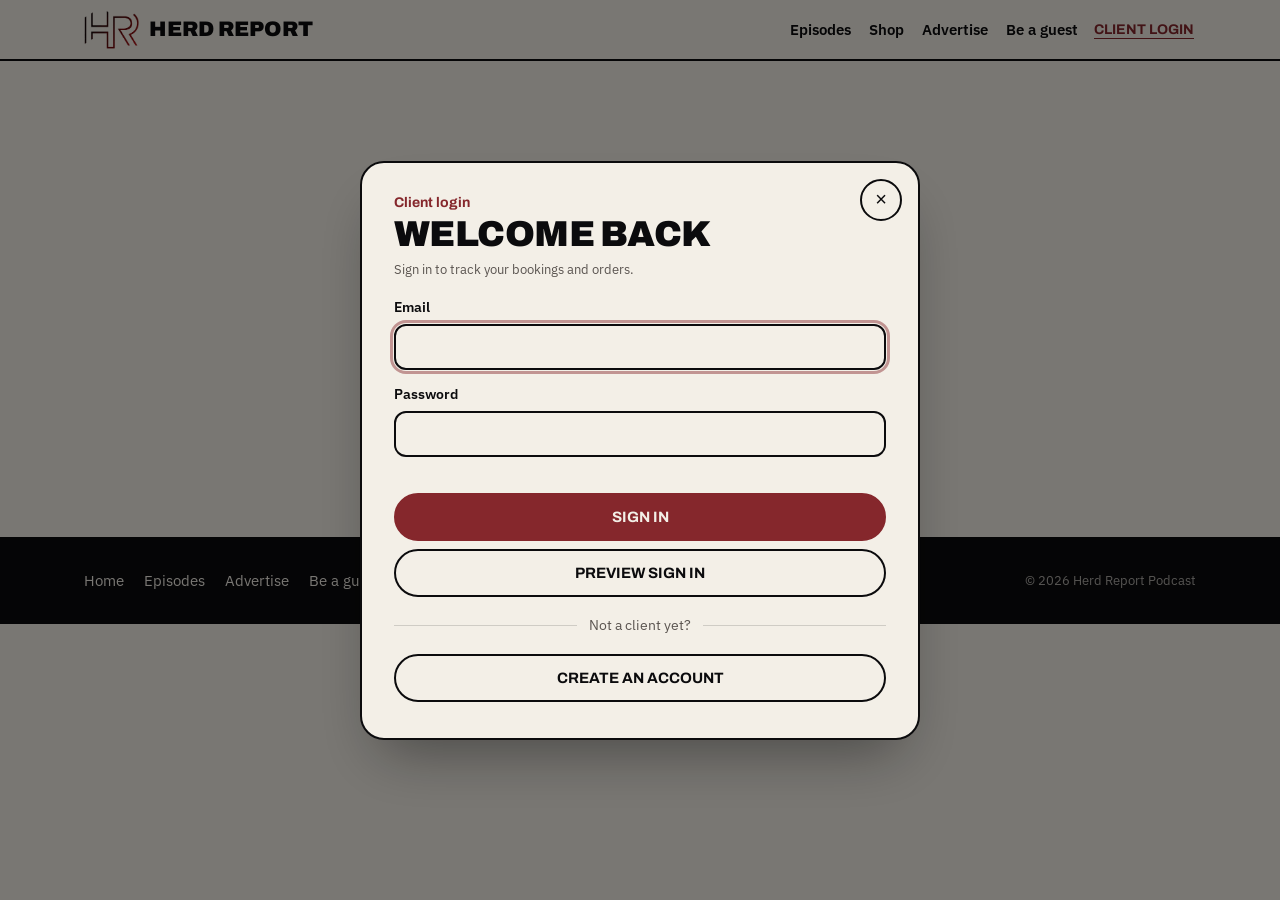
<file: account.html>
<!DOCTYPE html>
<html lang="en" data-theme="light">
<head>
<meta charset="utf-8">
<meta name="viewport" content="width=device-width, initial-scale=1">
<script src="js/scrollkeep.js"></script>
<title>Client portal | Herd Report</title>
<meta property="og:type" content="website">
<meta property="og:site_name" content="Herd Report">
<meta property="og:title" content="Client portal | Herd Report">
<meta property="og:description" content="Deep dives into herd management with Scott Beck. Watch, listen, shop hats and advertise on Herd Report.">
<meta property="og:url" content="https://socialvideostudios.github.io/herdreport/account.html">
<meta property="og:image" content="https://socialvideostudios.github.io/herdreport/og.jpg">
<meta property="og:image:width" content="1200">
<meta property="og:image:height" content="630">
<meta property="og:image:alt" content="Herd Report: deep dives into herd management with Scott Beck">
<meta name="twitter:card" content="summary_large_image">
<meta name="twitter:image" content="https://socialvideostudios.github.io/herdreport/og.jpg">
<meta name="robots" content="noindex">
<link rel="preconnect" href="https://fonts.googleapis.com"><link rel="preconnect" href="https://fonts.gstatic.com" crossorigin>
<link href="https://fonts.googleapis.com/css2?family=Archivo:wght@500;700;900&family=IBM+Plex+Sans:wght@400;500;600&display=swap" rel="stylesheet">
<link rel="stylesheet" href="css/app.css">
<style>
.auth{display:grid;grid-template-columns:repeat(auto-fit,minmax(min(100%,340px),1fr));gap:24px;align-items:start}
.auth .card.alt{background:var(--red);color:var(--cream);border-color:var(--red)}
.auth .card.alt input{background:var(--cream);color:#0B0B0D;border-color:var(--cream)}
.auth .card.alt .hint{color:#f1dcdc}
.auth .card.alt .btn{background:var(--cream);color:#85272C;border-color:var(--cream)}
.perks{list-style:none;padding:0;margin:0 0 6px;display:grid;gap:6px}.perks li::before{content:"✓ ";font-weight:700}
.gate{max-width:560px;margin:6vh auto;text-align:center}.gate h1{font-size:clamp(32px,4.6vw,52px);margin-bottom:12px}.gate .btns{margin-top:22px}
.hi{display:flex;flex-wrap:wrap;justify-content:space-between;align-items:end;gap:16px;margin-bottom:28px}
.hi h1{font-size:clamp(36px,5vw,64px)}.hi p{margin:6px 0 0}
.todo{background:var(--red);color:var(--cream);border-radius:22px;padding:18px 22px;margin-bottom:28px}
.todo h2{font-size:22px;margin-bottom:6px}
.todo .ti{display:flex;justify-content:space-between;align-items:center;gap:14px;padding:10px 0;border-top:1px solid rgb(243 239 231/.25);font-weight:600}
.todo .btn{border-color:var(--cream);color:var(--cream);flex:none}.todo .btn:hover{background:var(--cream);color:#85272C}
.blk{margin-bottom:36px}.blk>h2{font-size:clamp(26px,3vw,36px);margin-bottom:14px}
.ord{background:var(--card);border:2px solid var(--line);border-radius:20px;padding:20px 22px;margin-bottom:14px}
.oh{display:flex;justify-content:space-between;gap:16px;align-items:start}
.oh h3{font-size:22px}.oh p{margin:4px 0 0;font-size:15px}
.pr{font:900 22px Archivo,sans-serif;white-space:nowrap}
.stl{margin:14px 0 0;font-weight:600;font-size:16px;text-decoration:none!important}
.stl.st-pending,.stl.st-refund_requested{color:var(--warn)}.stl.st-approved,.stl.st-paid,.stl.st-live,.stl.st-completed{color:var(--ok)}.stl.st-refunded,.stl.st-declined,.stl.st-cancelled{color:var(--soft)}
.dates{display:flex;flex-wrap:wrap;gap:6px;align-items:center;margin-top:12px}
.dates .dl{font:700 12px Archivo,sans-serif;text-transform:uppercase;color:var(--soft);margin-right:4px}
.dt{border:1.5px solid var(--line);border-radius:999px;padding:4px 11px;font-size:14px;font-weight:600}
.dt.past{opacity:.5;border-style:dashed}.dt.next{background:var(--ink);color:var(--bg)}
.scott{background:var(--bg);border-radius:12px;padding:10px 14px;margin:14px 0 0;font-size:15px}
.oa{display:flex;flex-wrap:wrap;gap:10px;align-items:center;margin-top:16px}.oa:empty{display:none}
.lnk{background:none;border:0;padding:0;color:var(--red2);font:inherit;font-weight:600;text-decoration:underline;cursor:pointer;min-height:36px}
.panel{border-top:2px solid var(--hair);margin-top:16px;padding-top:16px}
.none{border:2px dashed var(--line);border-radius:20px;padding:22px;display:flex;justify-content:space-between;align-items:center;gap:12px;flex-wrap:wrap}.none p{margin:0}
.more{background:var(--card);border:2px solid var(--line);border-radius:20px;margin-bottom:12px}
.more summary{cursor:pointer;padding:18px 22px;font:900 18px Archivo,sans-serif;text-transform:uppercase;display:flex;justify-content:space-between;gap:12px;flex-wrap:wrap;align-items:center;list-style:none}
.more summary::-webkit-details-marker{display:none}
.more summary::after{content:"+";font-size:24px;line-height:1}.more[open] summary::after{content:"–"}
.more summary .soft{font:500 14px 'IBM Plex Sans',sans-serif;text-transform:none;flex:1}
.more>div{padding:0 22px 22px}
.help{color:var(--soft);font-size:15px}
.files{display:flex;flex-wrap:wrap;gap:10px;margin:0 0 12px}
.file{display:flex;align-items:center;gap:10px;border:2px solid var(--line);border-radius:14px;padding:6px 8px 6px 6px;max-width:100%}
.file .th{width:44px;height:44px;border-radius:10px;background:#fff;display:grid;place-items:center;overflow:hidden;flex:none;font:900 11px Archivo,sans-serif;color:#85272C}
.file .th img{width:100%;height:100%;object-fit:contain}
.file a{color:inherit;font-weight:600;font-size:14px;overflow:hidden;text-overflow:ellipsis;white-space:nowrap;max-width:200px}
.file button{border:0;background:none;color:var(--soft);font-size:20px;cursor:pointer;width:32px;height:32px}
.drop{display:flex;align-items:center;justify-content:center;gap:10px;border:2px dashed var(--line);border-radius:14px;padding:14px;cursor:pointer;font-weight:600;text-align:center;min-height:52px}
.drop.on{background:var(--ink);color:var(--bg)}
.drop input{position:absolute;width:1px;height:1px;opacity:0}
.brand{display:grid;grid-template-columns:200px minmax(0,1fr);gap:24px;align-items:start}
.logo-box{aspect-ratio:1;border:2px solid var(--line);border-radius:18px;background:#fff;display:grid;place-items:center;overflow:hidden;margin-bottom:10px;color:#5a5450;font-size:14px}
.logo-box img{width:100%;height:100%;object-fit:contain}
@media(max-width:700px){.brand{grid-template-columns:minmax(0,1fr)}.brand .logo-box{max-width:160px}.hi .btns{width:100%}.todo .ti{flex-direction:column;align-items:flex-start}.ord{padding:18px}}

body.adm{background:#f5f4f1;font:14px/1.45 "IBM Plex Sans",system-ui,sans-serif}
body.adm #hdr,body.adm #ftr{display:none}body.adm main.band{padding:0}body.adm main.band>.wrap{max-width:none}
.adm h1,.adm h2,.adm h3{font-family:"IBM Plex Sans",system-ui,sans-serif;text-transform:none;letter-spacing:0;font-weight:600;line-height:1.25}
.adm h1{font-size:22px}.adm h2,.adm h3{font-size:16px}
.adm .card{background:var(--card);border:1px solid var(--hair);border-radius:10px;padding:16px}
.adm .btn{min-height:32px;padding:0 12px;border-width:1px;border-radius:8px;font:600 13px "IBM Plex Sans",sans-serif;text-transform:none}
.adm .btn.sm{min-height:28px;padding:0 9px;font-size:12.5px}
.adm .btn.solid{background:var(--ink);border-color:var(--ink);color:var(--bg)}
.adm input,.adm textarea{font-size:14px;border-width:1px;border-color:color-mix(in srgb,var(--ink) 25%,transparent);border-radius:8px;padding:7px 10px;min-height:36px;background:var(--card)}
.adm label{font-size:13px}.adm .field{margin-bottom:12px}
.adm .pill{font-size:12px;padding:1px 8px;border-width:1px;white-space:nowrap}
.adm table{font-size:13.5px;width:100%;border-collapse:collapse}.adm th{font-size:12px;text-transform:uppercase;letter-spacing:.04em;color:var(--soft);font-weight:600;text-align:left;padding:7px 8px;border-bottom:1px solid var(--hair)}
.adm td{padding:8px;border-bottom:1px solid var(--hair);vertical-align:top}.adm tr:last-child td{border-bottom:0}.adm td.acts{white-space:nowrap;text-align:right}.adm td.acts .btn+.btn{margin-left:6px}
.adm .num{text-align:right}
.atop{position:sticky;top:0;z-index:20;display:flex;align-items:center;gap:12px;padding:10px 20px;background:var(--ink);color:var(--bg)}
.atop img{height:26px}.atop b{font-weight:600;font-size:15px;margin-right:auto}
.atop a,.atop button{color:var(--bg);background:none;border:1px solid rgb(243 239 231/.3);border-radius:8px;padding:5px 10px;font:500 13px "IBM Plex Sans",sans-serif;text-decoration:none;cursor:pointer}
.amain{max-width:1240px;margin:0 auto;padding:20px 24px 40px}
.ah{display:flex;justify-content:space-between;align-items:center;gap:12px;flex-wrap:wrap;margin-bottom:16px}.ah .soft{display:block}
.kpis{display:grid;grid-template-columns:repeat(4,minmax(0,1fr));gap:10px;margin-bottom:14px}
.kpi{background:var(--card);border:1px solid var(--hair);border-radius:10px;padding:10px 12px}
.kpi .v{font-size:22px;font-weight:600;line-height:1.2}.kpi .l{font-size:12px;color:var(--soft)}
.kpi.hot{border-color:var(--red);box-shadow:inset 3px 0 0 var(--red)}.kpi.hot .v{color:var(--red2)}
.wgrid{display:grid;grid-template-columns:repeat(3,minmax(0,1fr));gap:14px;align-items:start}
.wd{padding:14px 16px;min-width:0}.wd.wide{grid-column:span 2}
.wd h2{display:flex;justify-content:space-between;align-items:baseline;gap:10px;margin-bottom:8px}.wd h2 .soft{font-weight:400;font-size:12.5px;text-align:right}
.wr{display:grid;grid-template-columns:minmax(0,1fr) auto;gap:2px 10px;align-items:center;padding:8px 0;border-top:1px solid var(--hair)}
.wr .w{min-width:0}.wr .w b{font-weight:600}.sub{color:var(--soft);font-size:12.5px}
.wr .r{font-weight:600;white-space:nowrap;display:flex;gap:6px;align-items:center}.wr .a{grid-column:1/-1;display:flex;gap:6px;flex-wrap:wrap}
.done{color:var(--soft);padding:8px 0;margin:0}
.lg{width:40px;height:40px;border-radius:8px;border:1px solid var(--hair);background:#fff;display:grid;place-items:center;overflow:hidden;font-size:10px;color:#5a5450;flex:none}.lg img{width:100%;height:100%;object-fit:contain}
.help{color:var(--soft);font-size:13px;margin-top:16px}
.adm .modal{position:fixed;inset:0;background:rgb(0 0 0/.5);display:none;place-items:center;z-index:50;padding:16px}.adm .modal.open{display:grid}
.adm .modal .card{width:min(620px,100%);max-height:90vh;overflow:auto}
.adm .brand{grid-template-columns:150px minmax(0,1fr);gap:18px}
@media(max-width:1100px){.wgrid{grid-template-columns:repeat(2,minmax(0,1fr))}}
@media(max-width:760px){.wgrid{grid-template-columns:minmax(0,1fr)}.wd.wide{grid-column:auto}.kpis{grid-template-columns:repeat(2,minmax(0,1fr))}.amain{padding:16px 14px 32px}.atop b{font-size:14px}.hide-m{display:none}.adt thead{display:none}.adt tr{display:grid;grid-template-columns:minmax(0,1fr) auto;gap:2px 10px;padding:8px 0;border-top:1px solid var(--hair)}.adt td{border:0!important;padding:0!important}.adt td:nth-child(2){grid-column:1/-1;grid-row:2;color:var(--soft);font-size:12.5px}.adt td:nth-child(3){grid-column:2;grid-row:1;font-weight:600}.adt td:nth-child(4){grid-column:2;grid-row:2;justify-self:end}.adt td.acts{grid-column:1/-1;text-align:left;margin-top:6px}.adm .brand{grid-template-columns:minmax(0,1fr)}}
</style>
<script src="js/config.js"></script>
<script src="js/app.js"></script>
<script src="js/popups.js"></script>
</head>
<body data-page="account">
<div id="hdr"></div>
<main class="band"><div class="wrap" id="app"><p class="soft">Loading…</p></div></main>
<div id="ftr"></div>
<script>
{
const {API,LIVE,EDITABLE,esc,money,fmtDate,shortDate,PLACE,STATUS}=HR;
HR.chrome('account');
const app=document.getElementById('app'),$=id=>document.getElementById(id);
const qs=new URLSearchParams(location.search);
if(qs.has('book')||qs.has('new'))location.replace('advertise.html#shop');
let me=null,pkgs=[],list=[];
const pkgName=id=>(pkgs.find(p=>p.id===id)||{}).name||id;
const title=b=>b.kind==='store'?'Hat order':b.kind==='ad'?(PLACE[b.placement]||'Episode ad')+' ad':pkgName(b.package_id);
const today=new Date().toISOString().slice(0,10);
const isAd=b=>b.kind!=='store';
const live=b=>['approved','paid','live'].includes(b.status);
const needsCreative=b=>isAd(b)&&EDITABLE.includes(b.status)&&(!String(b.notes||'').trim()||!(b.assets||[]).length&&!b.creative_url&&!me.brand?.logo);
const size=n=>n>1e6?(n/1e6).toFixed(1)+' MB':Math.max(1,Math.round(n/1e3))+' KB';
const isImg=f=>/^image\//.test(f.type||'')||/^data:image/.test(f.url||'');

async function start(){pkgs=await API.packages();me=await API.current();
 if(me&&me.role==='admin'){adminGate();return}
 me?home():authView()}

/* ---------- sign in ---------- */
function adminGate(){
 app.innerHTML=`<div class="gate"><p class="kick">My dashboard</p><h1>You're signed in as the admin</h1>
  <p class="soft">This page is for clients. ${LIVE?'Sign out, then sign in with a client account to see it.':'Switch to the sample client to see what clients see.'}</p>
  <div class="btns" style="justify-content:center"><a class="btn solid" href="admin.html">Open admin dashboard</a>${LIVE?'':'<button class="btn" id="asClient">View as sample client</button>'}<button class="btn" id="aOut">Sign out</button></div></div>`;
 $('aOut').onclick=async()=>{await API.signOut();me=null;HR.chrome('account');authView()};
 if($('asClient'))$('asClient').onclick=async()=>{await API.signOut();me=await API.signIn('demo@prairieline.co','sponsor2026');HR.chrome('account');home()};
}
function authView(msg){
 app.innerHTML=`<div class="gate"><p class="kick">My dashboard</p><h1>Sign in to see your orders</h1>
  <p class="soft">Your ads, air dates, hat orders and refunds, all in one place.</p>
  <div class="btns" style="justify-content:center"><button class="btn solid" id="gIn">Sign in</button><button class="btn" id="gNew">Create an account</button></div>
  ${msg?`<p class="err">${esc(msg)}</p>`:''}</div>`;
 $('gIn').onclick=()=>HRPop.login(false);$('gNew').onclick=()=>HRPop.login(true);
 HRPop.login(qs.get('new')==='1');
}
/* ---------- dashboard: simple widgets, admin-style ---------- */
const PST={pending:'Quote requested',approved:'Quote ready',paid:'Paid',live:'Paid · on air',completed:'Paid · done',refund_requested:'Refund requested',refunded:'Refunded',declined:'Declined',cancelled:'Cancelled'};
const HPST={paid:'Paid · preparing to ship',completed:'Paid · shipped'};
const lab=b=>(b.kind==='store'&&HPST[b.status])||PST[b.status]||STATUS[b.status]||b.status;
const PAID=['paid','live','completed'];
const canRefund=b=>['paid','live'].includes(b.status)&&(b.kind==='store'||!(b.episode_dates||[]).length||(b.episode_dates||[]).some(d=>d>=today));
const pill=b=>`<span class="pill st-${esc(b.status)}">${esc(lab(b))}</span>`;
function detail(b){
 if(b.kind==='ad')return (b.episode_dates||[]).map(shortDate).join(', ');
 if(b.kind==='presenting')return 'Pre-roll on 52 episodes';
 if(b.kind==='spotlight')return `Sale ${fmtDate(b.sale_date)}${b.location?' · '+b.location:''}`;
 if(b.kind==='store')return String(b.notes||'').split('\n').filter(l=>!l.startsWith('Ship to')).join(', ');
 return b.sale_date?`Event ${fmtDate(b.sale_date)}`:'Merch partnership';
}
const modal=()=>$('cmodal'),mbody=()=>$('cmbody');
function openModal(html){mbody().innerHTML=html;modal().classList.add('open');mbody().querySelector('input,textarea,button')?.focus()}
function closeModal(){modal().classList.remove('open')}
async function home(){
 list=await API.myBookings();document.body.classList.add('adm');
 const ads=list.filter(b=>isAd(b)&&!['pending','approved'].includes(b.status)),hats=list.filter(b=>b.kind==='store');
 const quotes=list.filter(b=>isAd(b)&&['pending','approved'].includes(b.status));
 const refunds=list.filter(b=>['refund_requested','refunded'].includes(b.status));
 const airs=ads.filter(b=>['paid','live'].includes(b.status)).flatMap(b=>(b.episode_dates||[]).filter(d=>d>=today).map(d=>({d,b}))).sort((x,y)=>x.d.localeCompare(y.d));
 const paid=list.filter(b=>PAID.includes(b.status)).reduce((t,b)=>t+Number(b.amount||0),0);
 const missing=ads.filter(b=>['paid','live'].includes(b.status)&&!String(b.notes||'').trim());
 const W=(t,sub,body,cls='')=>`<section class="card wd ${cls}"><h2><span>${t}</span><span class="soft">${sub}</span></h2>${body}</section>`;
 const row=(l,r,act='')=>`<div class="wr"><div class="w">${l}</div><div class="r">${r}</div>${act?`<div class="a">${act}</div>`:''}</div>`;
 const none=t=>`<p class="done">${t}</p>`,sub=t=>`<div class="sub">${t}</div>`;
 const br=me.brand||{};
 app.innerHTML=`<div class="atop"><img src="mark-light.png" alt=""><b><span class="hide-m">Herd Report · </span>My dashboard</b><a href="index.html">View site</a><button id="out">Sign out</button></div>
 <main class="amain">
  <div class="ah"><div><h1>Hi, ${esc((me.contact_name||'').split(' ')[0]||'there')}</h1><span class="soft">${esc(me.company||'')}</span></div>
   <div class="btns"><a class="btn solid" href="advertise.html#shop">Book ads</a><a class="btn" href="index.html#store">Shop hats</a></div></div>
  <div class="kpis">
   <div class="kpi"><div class="v">${airs.length}</div><div class="l">Upcoming airings</div></div>
   <div class="kpi"><div class="v">${airs[0]?shortDate(airs[0].d):'—'}</div><div class="l">Next air date</div></div>
   <div class="kpi"><div class="v">${money(paid)}</div><div class="l">Paid</div></div>
   <div class="kpi ${missing.length?'hot':''}"><div class="v">${missing.length}</div><div class="l">Ads missing talking points</div></div></div>
  <div class="wgrid">
   ${W('Coming up','Your next airings',airs.length?airs.slice(0,6).map(a=>row(`<b>${fmtDate(a.d)}</b>${sub(esc(PLACE[a.b.placement]||title(a.b)))}`,`<span class="pill st-paid">Paid</span>`)).join(''):none('Nothing scheduled. <a href="advertise.html#shop">Book an ad</a>.'))}
   ${W('My ads',`${ads.length} paid`,ads.length?`<div class="scroll"><table class="adt"><thead><tr><th>Ad</th><th>Air dates</th><th class="num">Paid</th><th>Status</th><th></th></tr></thead><tbody>${ads.map(b=>`<tr>
     <td><b>${esc(title(b))}</b>${!String(b.notes||'').trim()&&EDITABLE.includes(b.status)?sub('<span style="color:var(--warn)">Add talking points</span>'):''}</td><td>${esc(detail(b))}</td><td class="num">${money(b.amount)}</td><td>${pill(b)}</td>
     <td class="acts">${EDITABLE.includes(b.status)?`<button class="btn sm" data-ed="${esc(b.id)}">Ad details</button>`:''}${canRefund(b)?`<button class="btn sm" data-rf="${esc(b.id)}">Refund</button>`:''}</td></tr>`).join('')}</tbody></table></div>`:none('No ads yet.'),'wide')}
   ${W('My merch',`${hats.length} order${hats.length===1?'':'s'}`,hats.length?hats.map(b=>row(`<b>${esc(detail(b))}</b>${sub('Ordered '+shortDate(String(b.created_at).slice(0,10))+' · '+money(b.amount))}`,pill(b),canRefund(b)?`<button class="btn sm" data-rf="${esc(b.id)}">Refund</button>`:'')).join(''):none('No hat orders. <a href="index.html#store">Shop hats</a>.'))}
   ${W('Custom quotes','Sponsorships Scott prices for you',quotes.length?quotes.map(b=>row(`<b>${esc(title(b))}</b>${sub(esc(detail(b)))}${b.admin_note?sub('Scott: '+esc(b.admin_note)):''}`,b.status==='approved'?money(b.amount):pill(b),
     b.status==='approved'?`<button class="btn sm solid" data-pay="${esc(b.id)}">Pay ${money(b.amount)}</button>`:`<button class="btn sm" data-cancel="${esc(b.id)}">Cancel request</button>`)).join(''):none('No quote requests.'))}
   ${W('Refunds',`${money(HR.REFUND_FEE)} fee per refund`,refunds.length?refunds.map(b=>row(`<b>${esc(title(b))}</b>${sub(b.status==='refunded'?'Sent back to your card':'Scott will confirm soon')}`,`${money(b.refund?.amount??Math.max(0,(b.amount||0)-HR.REFUND_FEE))} ${pill(b)}`)).join(''):none('No refunds.'))}
   ${W('My info',esc(me.email),`<div class="wr"><div class="w" style="display:flex;gap:10px;align-items:center"><span class="lg">${br.logo?`<img src="${esc(br.logo.url)}" alt="">`:'Logo'}</span><div><b>Logo and ad info</b>${sub(br.logo?'Logo uploaded':'Add your logo once, Scott uses it for every ad')}</div></div><div class="r"><button class="btn sm" id="eBrand">Edit</button></div></div>
     ${row(`<b>${esc(me.contact_name||'')}</b>${sub(esc([me.company,me.phone].filter(Boolean).join(' · ')))}`,`<button class="btn sm" id="eAcct">Edit</button>`)}`)}
  </div>
  <p class="help">Questions? <a href="contact.html">Contact Scott</a>.</p>
 </main>
 <div class="modal" id="cmodal" role="dialog" aria-modal="true"><div class="card" id="cmbody"></div></div>`;
 $('out').onclick=async()=>{await API.signOut();me=null;document.body.classList.remove('adm');HR.chrome('account');authView()};
 $('cmodal').addEventListener('click',e=>{if(e.target.id==='cmodal')closeModal()});
 $('eBrand').onclick=()=>{openModal('<h3 style="margin-bottom:12px">Logo and ad info</h3><div id="brandPane"></div><div class="btns" style="margin-top:8px"><button class="btn sm" data-x>Close</button></div>');brandView();mbody().querySelector('[data-x]').onclick=()=>{closeModal();home()}};
 $('eAcct').onclick=()=>{openModal('<h3 style="margin-bottom:12px">Contact details and password</h3><div id="acctPane"></div><div class="btns" style="margin-top:8px"><button class="btn sm" data-x>Close</button></div>');accountView();mbody().querySelector('[data-x]').onclick=()=>{closeModal();home()}};
 app.querySelectorAll('[data-ed]').forEach(x=>x.onclick=()=>editAd(list.find(b=>b.id===x.dataset.ed)));
 app.querySelectorAll('[data-rf]').forEach(x=>x.onclick=()=>refund(list.find(b=>b.id===x.dataset.rf)));
 app.querySelectorAll('[data-pay]').forEach(x=>x.onclick=async()=>{x.disabled=true;try{await API.payBooking(x.dataset.pay);home()}catch(e){x.disabled=false;alertMsg(e.message)}});
 app.querySelectorAll('[data-cancel]').forEach(x=>x.onclick=()=>{const b=list.find(y=>y.id===x.dataset.cancel);
  openModal(`<h3>Cancel this quote request?</h3><p class="soft">${esc(title(b))}. Nothing has been charged.</p><div class="btns"><button class="btn sm solid" data-yes>Yes, cancel</button><button class="btn sm" data-x>Keep it</button></div><p class="err"></p>`);
  mbody().querySelector('[data-x]').onclick=closeModal;mbody().querySelector('[data-yes]').onclick=async()=>{try{await API.cancelBooking(b.id);closeModal();home()}catch(e){mbody().querySelector('.err').textContent=e.message}}});
}
function alertMsg(t){openModal(`<p class="err">${esc(t)}</p><button class="btn sm" data-x>Close</button>`);mbody().querySelector('[data-x]').onclick=closeModal}
function refund(b){const back=Math.max(0,Number(b.amount||0)-HR.REFUND_FEE);
 openModal(`<h3 style="margin-bottom:6px">Request a refund</h3><p>${esc(title(b))}: you'll get <b>${money(back)}</b> back (${money(b.amount)} minus the ${money(HR.REFUND_FEE)} fee).${b.kind==='store'?'':' Your spots will be released.'}</p>
  <div class="field"><label for="rr">Reason (optional)</label><textarea id="rr" rows="2"></textarea></div>
  <div class="btns"><button class="btn sm solid" data-yes>Request refund</button><button class="btn sm" data-x>Never mind</button></div><p class="err"></p>`);
 mbody().querySelector('[data-x]').onclick=closeModal;
 mbody().querySelector('[data-yes]').onclick=async e=>{e.target.disabled=true;try{await API.requestRefund(b.id,$('rr').value.trim());closeModal();home()}catch(x){e.target.disabled=false;mbody().querySelector('.err').textContent=x.message}};
}
function editAd(b){
 const draw=()=>{const fs=b.assets||[];
  openModal(`<h3 style="margin-bottom:4px">${esc(title(b))}</h3><p class="soft" style="margin-bottom:12px">${esc(detail(b))}</p>
   <div class="field"><label for="tp">What should Scott say?</label><textarea id="tp" rows="4" placeholder="Products, sale dates, offers, your website or phone number.">${esc(b.notes||'')}</textarea>
   ${me.brand?.points&&!b.notes?`<button type="button" class="lnk" data-fill>Use my saved talking points</button>`:''}</div>
   <p style="font-weight:600;margin:0 0 6px">Files <span class="soft" style="font-weight:400">(optional)</span></p>
   ${fs.length?`<div class="files">${fs.map((f,i)=>fileChip(f,i,'data-rmf')).join('')}</div>`:''}${dropZone('dz','Add a file','image/*,.pdf,.doc,.docx,.txt,.mp3,.wav,.m4a')}
   <div class="btns" style="margin-top:12px"><button class="btn sm solid" data-save>Save</button><button class="btn sm" data-x>Close</button></div><p class="err" data-msg></p>`);
  const msg=mbody().querySelector('[data-msg]'),say=(t,ok)=>{msg.textContent=t;msg.className=ok?'okmsg':'err'};
  const save=async patch=>{try{Object.assign(b,await API.updateMyBooking(b.id,patch));return true}catch(x){say(x.message);return false}};
  mbody().querySelector('[data-fill]')?.addEventListener('click',e=>{$('tp').value=me.brand.points;e.target.remove()});
  mbody().querySelector('[data-x]').onclick=()=>{closeModal();home()};
  mbody().querySelector('[data-save]').onclick=async()=>{if(await save({notes:$('tp').value.trim()})){closeModal();home()}};
  mbody().querySelectorAll('[data-rmf]').forEach(x=>x.onclick=async()=>{const a=[...(b.assets||[])];a.splice(+x.dataset.rmf,1);if(await save({assets:a,notes:$('tp').value.trim()}))draw()});
  wireDrop($('dz'),async files=>{say('Uploading…',true);const a=[...(b.assets||[])];for(const f of files){try{a.push(await API.uploadFile(f))}catch(x){say(x.message);return}}
   if(await save({assets:a,notes:$('tp').value.trim()}))draw()});
 };draw();
}
const fileChip=(f,i,rm)=>`<div class="file"><span class="th">${isImg(f)?`<img src="${esc(f.url)}" alt="">`:esc((f.name.split('.').pop()||'file').slice(0,4).toUpperCase())}</span>
 <span><a href="${esc(f.url)}" target="_blank" rel="noopener" download="${esc(f.name)}">${esc(f.name)}</a><br><span class="soft" style="font-size:12px">${f.size?size(f.size):''}</span></span>${rm?`<button type="button" ${rm}="${i}" aria-label="Remove ${esc(f.name)}">×</button>`:''}</div>`;
function dropZone(id,label,accept){return `<label class="drop" id="${id}"><input type="file" ${accept?`accept="${accept}"`:''} multiple><span>⬆ ${label}</span></label>`}
function wireDrop(el,onFiles){
 const inp=el.querySelector('input');inp.onchange=()=>{onFiles([...inp.files]);inp.value=''};
 ['dragenter','dragover'].forEach(t=>el.addEventListener(t,e=>{e.preventDefault();el.classList.add('on')}));
 ['dragleave','drop'].forEach(t=>el.addEventListener(t,e=>{e.preventDefault();el.classList.remove('on')}));
 el.addEventListener('drop',e=>onFiles([...e.dataTransfer.files]));
}

/* ---------- my info: brand kit ---------- */
function brandView(){
 const br={...(me.brand||{})};
 $('brandPane').innerHTML=`<form id="bf" class="bform" novalidate><div class="brand">
  <div><div class="logo-box">${br.logo?`<img src="${esc(br.logo.url)}" alt="Your logo">`:'No logo yet'}</div>
   ${dropZone('dzl',br.logo?'Replace logo':'Upload logo','image/*,.svg,.pdf')}${br.logo?'<button type="button" class="lnk" id="rml">Remove logo</button>':''}</div>
  <div><div class="field"><label for="bw">Website</label><input id="bw" type="url" placeholder="https://" value="${esc(br.website||'')}"></div>
   <div class="field"><label for="bp">Talking points you use most</label><textarea id="bp" rows="3" placeholder="Who you are, what you sell, where to buy.">${esc(br.points||'')}</textarea></div>
   <div class="field"><label for="bn">How to say your name (optional)</label><input id="bn" value="${esc(br.notes||'')}"></div>
   <button class="btn sm solid" type="submit">Save</button><p class="err" id="bmsg"></p></div></div></form>`;
 const say=(t,ok)=>{$('bmsg').textContent=t;$('bmsg').className=ok?'okmsg':'err'};
 const persist=async()=>{try{me=await API.saveBrand(br);return true}catch(x){say(x.message);return false}};
 const reopen=()=>brandView();
 wireDrop($('dzl'),async files=>{const f=files[0];if(!f)return;say('Uploading…',true);try{br.logo=await API.uploadFile(f)}catch(x){say(x.message);return}if(await persist())reopen()});
 if($('rml'))$('rml').onclick=async()=>{delete br.logo;if(await persist())reopen()};
 $('bf').addEventListener('submit',async e=>{e.preventDefault();Object.assign(br,{website:$('bw').value.trim(),points:$('bp').value.trim(),notes:$('bn').value.trim()});if(await persist())say('Saved.',true)});
}
/* ---------- my info: account ---------- */
function accountView(){
 $('acctPane').innerHTML=`<form id="pf" novalidate><div class="row2"><div class="field"><label for="pc">Ranch or company</label><input id="pc" value="${esc(me.company)}"></div>
  <div class="field"><label for="pn">Your name</label><input id="pn" value="${esc(me.contact_name)}"></div></div>
  <div class="row2"><div class="field"><label for="pe">Email</label><input id="pe" value="${esc(me.email)}" disabled></div>
  <div class="field"><label for="pp">Phone</label><input id="pp" type="tel" value="${esc(me.phone)}"></div></div>
  <button class="btn sm solid" type="submit">Save</button><p class="okmsg" id="pok"></p></form>
  <form id="pw" novalidate style="margin-top:18px;border-top:1px solid var(--hair);padding-top:18px"><div class="field"><label for="np">New password</label><input id="np" type="password" autocomplete="new-password" minlength="8"><div class="hint">At least 8 characters.</div></div>
  <button class="btn sm" type="submit">Change password</button><p class="okmsg" id="wok"></p></form>`;
 $('pf').addEventListener('submit',async e=>{e.preventDefault();try{me=await API.saveProfile({company:$('pc').value.trim(),contact_name:$('pn').value.trim(),phone:$('pp').value.trim()});$('pok').textContent='Saved.'}catch(x){$('pok').textContent=x.message}});
 $('pw').addEventListener('submit',async e=>{e.preventDefault();const v=$('np').value;if(v.length<8){$('wok').textContent='Use at least 8 characters.';return}try{await API.changePassword(v);$('np').value='';$('wok').textContent='Password updated.'}catch(x){$('wok').textContent=x.message}});
}
start().catch(e=>{app.innerHTML=`<p class="err">Something went wrong: ${esc(e.message)}</p>`});
}
</script>
</body>
</html>
</file>
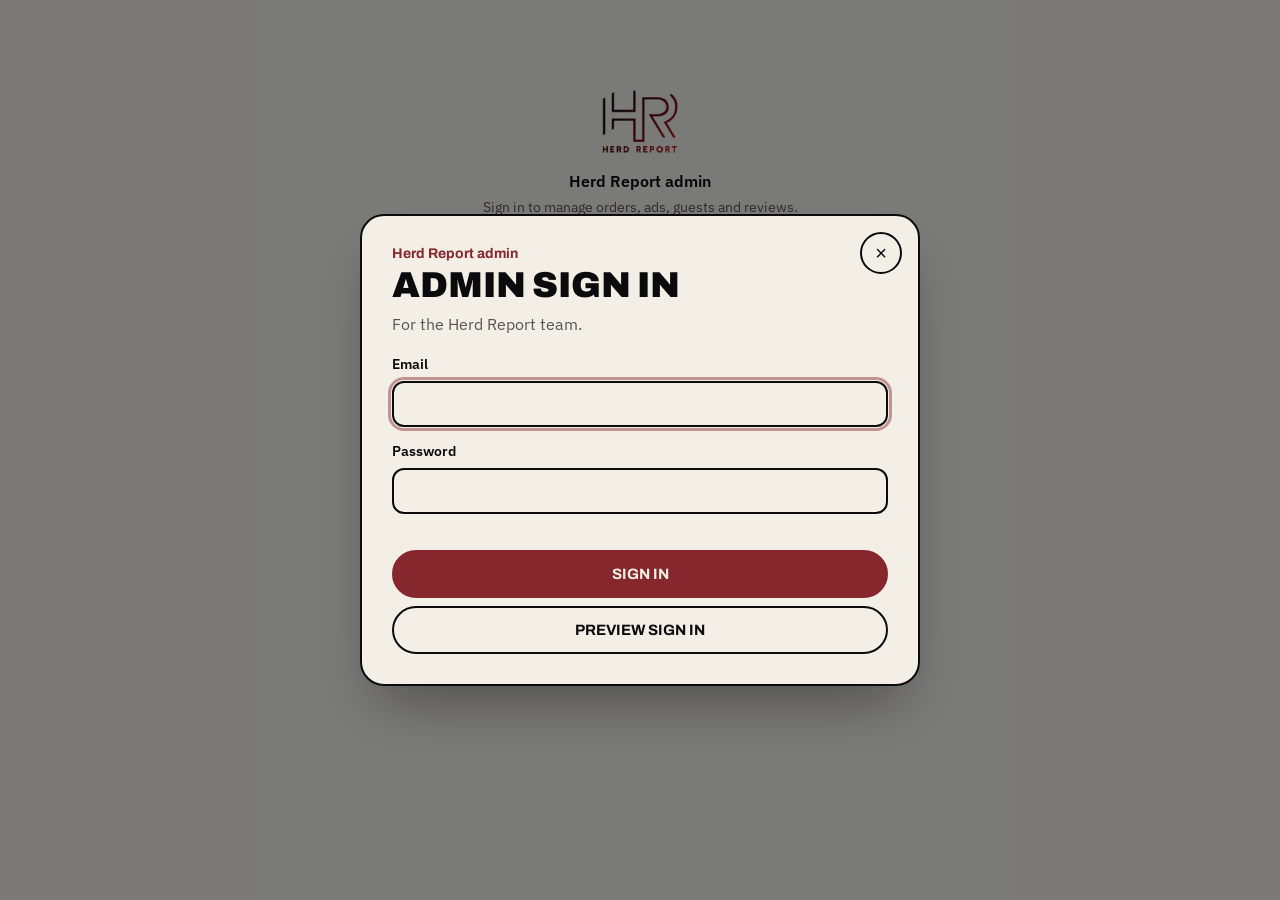
<file: admin.html>
<!DOCTYPE html>
<html lang="en" data-theme="light">
<head>
<meta charset="utf-8">
<meta name="viewport" content="width=device-width, initial-scale=1">
<script src="js/scrollkeep.js"></script>
<title>Admin | Herd Report</title>
<meta property="og:type" content="website">
<meta property="og:site_name" content="Herd Report">
<meta property="og:title" content="Admin | Herd Report">
<meta property="og:description" content="Deep dives into herd management with Scott Beck. Watch, listen, shop hats and advertise on Herd Report.">
<meta property="og:url" content="https://socialvideostudios.github.io/herdreport/admin.html">
<meta property="og:image" content="https://socialvideostudios.github.io/herdreport/og.jpg">
<meta property="og:image:width" content="1200">
<meta property="og:image:height" content="630">
<meta property="og:image:alt" content="Herd Report: deep dives into herd management with Scott Beck">
<meta name="twitter:card" content="summary_large_image">
<meta name="twitter:image" content="https://socialvideostudios.github.io/herdreport/og.jpg">
<meta name="robots" content="noindex">
<link rel="preconnect" href="https://fonts.googleapis.com"><link rel="preconnect" href="https://fonts.gstatic.com" crossorigin>
<link href="https://fonts.googleapis.com/css2?family=Archivo:wght@500;700;900&family=IBM+Plex+Sans:wght@400;500;600&display=swap" rel="stylesheet">
<link rel="stylesheet" href="css/app.css">
<style>
body.adm{background:#f5f4f1;font:14px/1.45 "IBM Plex Sans",system-ui,sans-serif}
.adm h1,.adm h2,.adm h3,.adm h4{font-family:"IBM Plex Sans",system-ui,sans-serif;text-transform:none;letter-spacing:0;font-weight:600;line-height:1.25}
.adm h2{font-size:16px}.adm h3{font-size:16px}
.adm .card{background:var(--card);border:1px solid var(--hair);border-radius:10px;padding:16px}
.adm .btn{min-height:32px;padding:0 12px;border-width:1px;border-radius:8px;font:600 13px "IBM Plex Sans",sans-serif;text-transform:none;gap:6px}
.adm .btn.sm{min-height:28px;padding:0 9px;font-size:12.5px}
.adm .btn.solid{background:var(--ink);border-color:var(--ink);color:var(--bg)}
.adm .btn.go{background:#2f6b3a;border-color:#2f6b3a;color:#fff}
.adm input,.adm select,.adm textarea{font-size:14px;border-width:1px;border-color:color-mix(in srgb,var(--ink) 25%,transparent);border-radius:8px;padding:7px 10px;min-height:36px;background:var(--card)}
.adm textarea{min-height:80px}
.adm label{font-size:13px;margin-bottom:4px}
.adm .field{margin-bottom:12px}
.adm .pill{font-size:12px;padding:1px 8px;border-width:1px}
.adm .kick{font:600 12px "IBM Plex Sans",sans-serif;text-transform:uppercase;letter-spacing:.06em;color:var(--soft);margin:0 0 4px}
.adm table{font-size:13.5px}.adm th{font-size:12px;text-transform:uppercase;letter-spacing:.04em;color:var(--soft);font-weight:600;text-align:left;padding:8px 10px;border-bottom:1px solid var(--hair)}
.adm td{padding:8px 10px;border-bottom:1px solid var(--hair);vertical-align:top}.adm tr:last-child td{border-bottom:0}
.adm .modal .card{width:min(620px,100%)}
/* frame */
.atop{position:sticky;top:0;z-index:20;display:flex;align-items:center;gap:12px;padding:10px 20px;background:var(--ink);color:var(--bg)}
.atop img{height:26px}.atop b{font-weight:600;font-size:15px;margin-right:auto}
.atop a,.atop button{color:var(--bg);background:none;border:1px solid rgb(243 239 231/.3);border-radius:8px;padding:5px 10px;font:500 13px "IBM Plex Sans",sans-serif;text-decoration:none;cursor:pointer}
.aframe{display:grid;grid-template-columns:200px minmax(0,1fr);min-height:calc(100vh - 47px)}
.anav{border-right:1px solid var(--hair);padding:14px 10px;display:flex;flex-direction:column;gap:2px;position:sticky;top:47px;align-self:start;height:calc(100vh - 47px);overflow:auto}
.anav button{display:flex;justify-content:space-between;align-items:center;width:100%;text-align:left;border:0;background:none;color:inherit;font:500 14px "IBM Plex Sans",sans-serif;padding:8px 10px;border-radius:8px;cursor:pointer}
.anav button:hover{background:color-mix(in srgb,var(--ink) 6%,transparent)}
.anav button[aria-current=page]{background:var(--ink);color:var(--bg)}
.anav .c{background:var(--red);color:#fff;border-radius:999px;font-size:11.5px;font-weight:600;min-width:20px;text-align:center;padding:0 6px}
.amain{padding:20px 24px 40px;min-width:0}
.ah{display:flex;justify-content:space-between;align-items:center;gap:12px;flex-wrap:wrap;margin-bottom:16px}
.ah h1{font-size:22px}
/* home */
.kpis{display:grid;grid-template-columns:repeat(6,minmax(0,1fr));gap:10px;margin-bottom:16px}
.kpi{background:var(--card);border:1px solid var(--hair);border-radius:10px;padding:10px 12px;cursor:pointer;text-align:left;font:inherit;color:inherit}
.kpi:hover{border-color:var(--ink)}
.kpi .v{font-size:22px;font-weight:600;line-height:1.2}.kpi .l{font-size:12px;color:var(--soft)}
.kpi.hot{border-color:var(--red);box-shadow:inset 3px 0 0 var(--red)}
.hgrid{display:grid;grid-template-columns:minmax(0,1.25fr) minmax(0,1fr);gap:16px;align-items:start}
.panel h2{display:flex;justify-content:space-between;align-items:center;margin-bottom:8px}
.panel h2 a,.panel h2 button{font:500 13px "IBM Plex Sans",sans-serif;color:var(--red2);background:none;border:0;cursor:pointer;text-decoration:underline}
.q{display:grid;grid-template-columns:86px minmax(0,1fr) auto;gap:10px;align-items:center;padding:9px 0;border-bottom:1px solid var(--hair)}
.q:last-child{border-bottom:0}
.q .t{font-size:11px;font-weight:600;text-transform:uppercase;letter-spacing:.04em;border-radius:6px;padding:3px 6px;text-align:center;background:color-mix(in srgb,var(--ink) 7%,transparent)}
.q .t.order{background:#fff1d6;color:#7a5200}.q .t.refund{background:#fde2e2;color:#8a1c1c}.q .t.ship{background:#e3f0e6;color:#2f6b3a}
.q .t.guest{background:#e5ecf7;color:#2a4a7a}.q .t.msg{background:#efe6f7;color:#5b2a7a}.q .t.review{background:#f7f0dc;color:#6b5513}
.q .w{min-width:0}.q .w b{font-weight:600}.q .w .s{color:var(--soft);font-size:13px;overflow:hidden;text-overflow:ellipsis;white-space:nowrap}
.q .a{display:flex;gap:6px;flex-wrap:wrap;justify-content:flex-end}
.done{color:var(--soft);padding:14px 0}
.grid5{width:100%;border-collapse:collapse;font-size:12.5px}
.grid5 th{padding:6px;font-size:11px}.grid5 td{padding:5px 6px;border:1px solid var(--hair)}
.grid5 td.o{color:var(--soft)}.grid5 td.b{background:color-mix(in srgb,#2f6b3a 12%,transparent);font-weight:600}.grid5 td.p{background:#fff6e0;font-style:italic;color:#7a5200}
.grid5 td span{display:block;max-width:110px;overflow:hidden;text-overflow:ellipsis;white-space:nowrap}
/* widgets */
.wgrid{display:grid;grid-template-columns:repeat(3,minmax(0,1fr));gap:14px;align-items:start}
.wd{padding:14px 16px;min-width:0}.wd.wide{grid-column:span 2}
.wd h2{display:flex;justify-content:space-between;align-items:baseline;gap:10px;margin-bottom:10px}
.wd h2 button{background:none;border:0;padding:0;font:600 15px "IBM Plex Sans",sans-serif;color:inherit;cursor:pointer}
.wd h2 button::after{content:" →";color:var(--soft)}.wd h2 button:hover{text-decoration:underline}
.wd h2 .soft{font-weight:400;font-size:12.5px;text-align:right}
.wss{display:grid;grid-template-columns:repeat(auto-fit,minmax(70px,1fr));gap:6px;margin-bottom:8px}
.ws{background:color-mix(in srgb,var(--ink) 4%,transparent);border-radius:8px;padding:7px 9px}
.ws b{display:block;font-size:17px;font-weight:600;line-height:1.2}.ws span{font-size:11.5px;color:var(--soft)}
.ws.hot{background:color-mix(in srgb,var(--red) 12%,transparent)}.ws.hot b{color:var(--red2)}
.wr{display:grid;grid-template-columns:minmax(0,1fr) auto;gap:2px 10px;align-items:center;padding:7px 0;border-top:1px solid var(--hair)}
.wr .w{min-width:0}.wr .w b{font-weight:600}.wr .sub{color:var(--soft);font-size:12.5px;overflow:hidden;text-overflow:ellipsis;white-space:nowrap}
.wr .r{font-weight:600;white-space:nowrap}.wr .a{grid-column:1/-1;display:flex;gap:6px;flex-wrap:wrap}
.chips{display:flex;flex-wrap:wrap;gap:6px;margin-bottom:10px}
.chips button{border:1px solid var(--hair);background:var(--card);color:inherit;border-radius:999px;padding:5px 12px;font:500 13px "IBM Plex Sans",sans-serif;cursor:pointer}
.chips button span{color:var(--soft);margin-left:4px}.chips button[aria-pressed=true]{background:var(--ink);color:var(--bg);border-color:var(--ink)}.chips button[aria-pressed=true] span{color:inherit;opacity:.7}
@media(max-width:1200px){.wgrid{grid-template-columns:repeat(2,minmax(0,1fr))}}
@media(max-width:760px){.wgrid{grid-template-columns:minmax(0,1fr)}.wd.wide{grid-column:auto}}
/* lists */
.rev{display:grid;gap:8px}
.rv{display:grid;grid-template-columns:minmax(0,1fr) auto;gap:6px 16px;align-items:center;padding:12px 14px}
.rv .meta{color:var(--soft);font-size:13px}
.rv .acts{display:flex;gap:6px;flex-wrap:wrap;justify-content:flex-end}
.cal td{min-width:120px}.cal .open{color:var(--soft)}.cal .slot{display:block;font-weight:600}
.cal .slot.pend{font-weight:400;font-style:italic;color:var(--warn)}.cal .full{background:color-mix(in srgb,#2f6b3a 8%,transparent)}
.filters{display:flex;flex-wrap:wrap;gap:8px;margin-bottom:12px}
.filters select,.filters input{width:auto;min-width:180px;flex:1 1 180px}
.pk{display:grid;gap:12px}
.chk{display:flex;align-items:center;gap:8px;font-weight:600}.chk input{width:18px;height:18px;min-height:0;accent-color:var(--red)}
.set h3{margin:0 0 12px}.set .card+.card{margin-top:12px}
td .who{font-weight:600}td .sub{color:var(--soft);font-size:12.5px}
.afiles{display:flex;flex-wrap:wrap;gap:8px;margin-bottom:12px}
.afile{display:flex;align-items:center;gap:8px;border:1px solid var(--hair);border-radius:8px;padding:4px 10px 4px 4px;color:inherit;text-decoration:none;font-size:13px;font-weight:600;max-width:100%}
.afile img,.afile span{width:32px;height:32px;object-fit:contain;background:#fff;border-radius:6px;display:grid;place-items:center;font:700 10px "IBM Plex Sans",sans-serif;color:#85272C;flex:none}
.alogin{max-width:400px;margin:10vh auto;padding:0 16px}
@media(max-width:1100px){.kpis{grid-template-columns:repeat(3,minmax(0,1fr))}.hgrid{grid-template-columns:minmax(0,1fr)}}
@media(max-width:760px){.aframe{grid-template-columns:minmax(0,1fr)}.anav{position:sticky;top:47px;z-index:10;height:auto;flex-direction:row;overflow-x:auto;border-right:0;border-bottom:1px solid var(--hair);background:var(--bg);padding:8px}
 .anav button{width:auto;flex:none;gap:6px}.amain{padding:16px 14px 32px}.kpis{grid-template-columns:repeat(2,minmax(0,1fr))}
 .q{grid-template-columns:minmax(0,1fr)}.q .t{justify-self:start}.q .a{justify-content:flex-start}.atop b{font-size:14px}}
</style>
<script src="js/config.js"></script>
<script src="js/app.js"></script>
<script src="js/popups.js"></script>
</head>
<body class="adm" data-page="admin">
<div id="app"><p class="soft" style="padding:20px">Loading…</p></div>
<div class="modal" id="modal" role="dialog" aria-modal="true" aria-labelledby="mt"><div class="card" id="mbody"></div></div>
<script>
{
const {API,LIVE,esc,money,fmtDate,shortDate,upcoming,SLOTS,PLACE,STATUS,TAKEN}=HR;
const app=document.getElementById('app');
let me=null,pkgs=[],st=null,all=[],guests=[],msgs=[],revs=[],tab=location.hash.slice(1)||'home';
const pkgName=id=>(pkgs.find(p=>p.id===id)||{}).name||id;
const title=b=>b.kind==='store'?'Hat order':b.kind==='ad'?(PLACE[b.placement]||'Episode ad')+' ad':pkgName(b.package_id);
const co=b=>b.client?.company||b.client?.email||'Unknown client';

async function start(){
 me=await API.current();
 if(!me)return login();
 if(me.role!=='admin'){app.innerHTML=`<div class="alogin"><div class="card"><h2 style="margin-bottom:8px">Admins only</h2><p>This dashboard is for the Herd Report team. You're signed in as ${esc(me.email)}.</p><div class="btns"><a class="btn solid" href="account.html">Go to my account</a><button class="btn" id="out">Sign out</button></div></div></div>`;
  document.getElementById('out').onclick=async()=>{await API.signOut();location.reload()};return}
 await load();shell();
}
async function load(){[pkgs,st,all,guests]=await Promise.all([API.packages(),API.settings(),API.allBookings(),API.guests()]);msgs=await API.messages();revs=await API.reviews()}

function login(){
 app.innerHTML=`<div class="alogin" style="text-align:center"><p><img src="logo.png" alt="Herd Report" style="height:64px" class="lt"></p>
  <h2 style="margin:12px 0 6px">Herd Report admin</h2><p class="soft">Sign in to manage orders, ads, guests and reviews.</p>
  <div class="btns" style="justify-content:center;margin-top:16px"><button class="btn solid" data-pop="admin">Sign in</button><a class="btn" href="index.html">Back to the site</a></div></div>`;
 HRPop.adminLogin();
}

const TABS=[['home','Home'],['ads','Ad orders'],['merch','Merch orders'],['calendar','Ad calendar'],['guests','Guest applications'],['messages','Messages'],['reviews','Reviews'],['clients','Clients'],['packages','Packages'],['settings','Settings']];
const isHat=b=>b.kind==='store';
function counts(){return{ads:all.filter(b=>!isHat(b)&&['pending','refund_requested'].includes(b.status)).length,merch:all.filter(b=>isHat(b)&&['paid','refund_requested'].includes(b.status)).length,
 guests:guests.filter(g=>g.status==='new').length,messages:msgs.filter(m=>m.status==='new').length,reviews:revs.filter(r=>r.status==='pending').length}}
function shell(){
 const c=counts();
 app.innerHTML=`<div class="atop"><img src="mark-light.png" alt=""><b>Herd Report admin</b><a href="index.html" target="_blank">View site</a><a href="account.html">Client view</a><button id="out">Sign out</button></div>
 <div class="aframe"><nav class="anav" aria-label="Admin">${TABS.map(([k,n])=>`<button data-t="${k}">${n}${c[k]?`<span class="c">${c[k]}</span>`:''}</button>`).join('')}</nav><main class="amain" id="pane"></main></div>`;
 document.getElementById('out').onclick=async()=>{await API.signOut();login()};
 app.querySelector('.anav').addEventListener('click',e=>{const b=e.target.closest('button[data-t]');if(b)go(b.dataset.t)});
 show();
}
function go(t,opts){tab=t;if(opts?.status)fStatus=opts.status;history.replaceState(null,'','#'+t);show();scrollTo(0,0)}
function show(){
 if(!TABS.some(t=>t[0]===tab))tab='home';
 app.querySelectorAll('.anav button').forEach(b=>b.setAttribute('aria-current',b.dataset.t===tab?'page':'false'));
 const titles=Object.fromEntries(TABS);const pane=document.getElementById('pane');
 if(tab!=='home'){pane.innerHTML=`<div class="ah"><h1>${titles[tab]}</h1></div><div id="sub"></div>`}
 ({home,ads:()=>bookings('ads'),merch:()=>bookings('merch'),calendar,guests:guestsView,messages:messagesView,reviews:reviewsView,clients,packages,settings})[tab]();
}
async function refresh(){await load();const y=scrollY;shell();scrollTo(0,y)}
function detail(b){
 if(b.kind==='ad')return `${PLACE[b.placement]||''}: ${b.episode_dates.map(shortDate).join(', ')}`;
 if(b.kind==='presenting')return `Pre-roll × 52, from ${fmtDate(b.episode_dates[0])}`;
 if(b.kind==='spotlight')return `Sale ${fmtDate(b.sale_date)}${b.location?' · '+b.location:''}`;
 if(b.kind==='store')return String(b.notes||'').split('\n').filter(l=>!l.startsWith('Ship to')).join(', ');
 return b.sale_date?`Event ${fmtDate(b.sale_date)}`:'Merch';
}
async function setStatus(id,status){await API.updateBooking(id,{status});await refresh()}

/* ---------- home: a widget for every section ---------- */
function home(){
 const pane=document.getElementById('pane');
 const sumOf=(ss,f=()=>true)=>all.filter(b=>ss.includes(b.status)&&f(b)).reduce((t,b)=>t+(Number(b.amount)||0),0);
 const ads=all.filter(b=>!isHat(b)),hats=all.filter(isHat);
 const weeks=upcoming(5,st.releaseDay??1),next4=weeks.slice(0,4);
 const booked4=ads.filter(b=>TAKEN.includes(b.status)&&b.placement).reduce((t,b)=>t+b.episode_dates.filter(d=>next4.includes(d)).length,0);
 const recent=arr=>[...arr].sort((a,b)=>String(b.created_at).localeCompare(String(a.created_at)));
 const cnt=(arr,k)=>arr.filter(b=>b.status===k).length;
 const shortCo=b=>esc(co(b).split(' ').slice(0,2).join(' '));
 const cell=(d,p)=>{const hit=ads.find(b=>b.placement===p&&b.episode_dates.includes(d)&&TAKEN.includes(b.status)),pen=ads.find(b=>b.placement===p&&b.episode_dates.includes(d)&&b.status==='pending');
  return hit?`<td class="b" title="${esc(co(hit))}"><span>${shortCo(hit)}</span></td>`:pen?`<td class="p" title="Pending: ${esc(co(pen))}"><span>${shortCo(pen)}?</span></td>`:'<td class="o">open</td>'};
 const W=(id,t,sub,body,cls='')=>`<section class="card wd ${cls}"><h2><button data-go="${id}">${t}</button><span class="soft">${sub}</span></h2>${body}</section>`;
 const row=(l,r,act='')=>`<div class="wr"><div class="w">${l}</div><div class="r">${r}</div>${act?`<div class="a">${act}</div>`:''}</div>`;
 const stat=(v,l,hot)=>`<div class="ws ${hot?'hot':''}"><b>${v}</b><span>${l}</span></div>`;
 const none=t=>`<p class="done">${t}</p>`;
 const sub=t=>`<div class="sub">${t}</div>`;

 const adQ=recent(ads.filter(b=>['pending','refund_requested'].includes(b.status)));
 const adW=W('ads','Ad orders',`${ads.length} total`,`<div class="wss">${stat(cnt(ads,'pending'),'New',cnt(ads,'pending'))}${stat(money(sumOf(['approved'],b=>!isHat(b))),'Awaiting payment')}${stat(money(sumOf(['paid','live','completed'],b=>!isHat(b))),'Paid')}${stat(cnt(ads,'refund_requested'),'Refunds asked',cnt(ads,'refund_requested'))}</div>
  ${adQ.length?adQ.slice(0,4).map(b=>row(`<b>${esc(co(b))}</b>${sub(esc(title(b))+' · '+money(b.amount))}`,`<span class="pill st-${esc(b.status)}">${b.status==='pending'?'New':'Refund asked'}</span>`,
   b.status==='pending'?`<button class="btn sm go" data-ap="${esc(b.id)}">Approve</button><button class="btn sm" data-ed="${esc(b.id)}">Open</button>`:`<button class="btn sm go" data-st="${esc(b.id)}" data-v="refunded">Mark refunded</button><button class="btn sm" data-st="${esc(b.id)}" data-v="paid">Deny</button>`)).join(''):none('No new ad orders.')}`);
 const toShip=recent(hats.filter(b=>['paid','refund_requested'].includes(b.status)));
 const hatW=W('merch','Merch orders',`${hats.length} total`,`<div class="wss">${stat(cnt(hats,'paid'),'To ship',cnt(hats,'paid'))}${stat(cnt(hats,'completed'),'Shipped')}${stat(money(sumOf(['paid','completed'],isHat)),'Sales')}</div>
  ${toShip.length?toShip.slice(0,4).map(b=>{const ln=String(b.notes||'').split('\n');return row(`<b>${esc(co(b))}</b>${sub(esc(ln.filter(l=>!l.startsWith('Ship to')).join(', ')))}`,money(b.amount),
   b.status==='paid'?`<button class="btn sm go" data-st="${esc(b.id)}" data-v="completed">Mark shipped</button>`:`<button class="btn sm go" data-st="${esc(b.id)}" data-v="refunded">Mark refunded</button>`)}).join(''):none('Nothing to ship.')}`);
 const calW=W('calendar','Ad calendar',`${booked4}/${next4.length*SLOTS.length} sold, next 4 episodes`,`<div class="scroll"><table class="grid5"><thead><tr><th></th>${SLOTS.map(k=>`<th>${PLACE[k].replace('Mid-roll ','Mid ').replace('-roll','')}</th>`).join('')}</tr></thead>
  <tbody>${weeks.map(d=>`<tr><td><b>${shortDate(d)}</b></td>${SLOTS.map(k=>cell(d,k)).join('')}</tr>`).join('')}</tbody></table></div>`,'wide');
 const gNew=guests.filter(g=>g.status==='new');
 const guestW=W('guests','Guest applications',`${guests.length} total`,`<div class="wss">${stat(gNew.length,'New',gNew.length)}${stat(guests.filter(g=>g.status==='scheduled').length,'Scheduled')}${stat(guests.filter(g=>g.status==='recorded').length,'Recorded')}</div>
  ${gNew.length?gNew.slice(0,3).map(g=>row(`<b>${esc(g.name)}</b>${sub(esc([g.operation,g.location].filter(Boolean).join(' · ')))}`,'',`<button class="btn sm" data-g="${esc(g.id)}">Open</button>`)).join(''):none('No new applications.')}`);
 const mNew=msgs.filter(m=>m.status==='new');
 const msgW=W('messages','Messages',`${msgs.length} total`,`${mNew.length?mNew.slice(0,3).map(m=>row(`<b>${esc(m.name)}</b>${sub(esc((m.topic||'General')+' · '+m.message))}`,'',`<a class="btn sm" href="mailto:${esc(m.email)}?subject=${encodeURIComponent('Re: Herd Report')}">Reply</a><button class="btn sm" data-ms="${esc(m.id)}">Done</button>`)).join(''):none('No new messages.')}`);
 const rNew=revs.filter(r=>r.status==='pending'),rOn=revs.filter(r=>r.status==='approved');
 const revW=W('reviews','Reviews',`${rOn.length} showing on site`,`${rNew.length?rNew.slice(0,3).map(r=>row(`<b><span style="color:var(--red2)">${'★'.repeat(r.rating)}</span> ${esc(r.name)}</b>${sub(esc(r.text))}`,'',`<button class="btn sm go" data-rv="${esc(r.id)}" data-s="approved">Approve</button><button class="btn sm" data-rv="${esc(r.id)}" data-s="hidden">Hide</button>`)).join(''):none('No reviews waiting.')}`);
 const cl={};all.forEach(b=>{const k=b.client_id;cl[k]=cl[k]||{n:co(b),t:0,c:0};cl[k].c++;if(['paid','live','completed'].includes(b.status))cl[k].t+=Number(b.amount)||0});
 const top=Object.values(cl).sort((a,b)=>b.t-a.t).slice(0,4);
 const cliW=W('clients','Clients',`${Object.keys(cl).length} with orders`,top.length?top.map(c=>row(`<b>${esc(c.n)}</b>${sub(c.c+' order'+(c.c>1?'s':''))}`,money(c.t))).join(''):none('No clients yet.'));
 const setW=W('settings','Ad prices',`Episodes release ${['Sundays','Mondays','Tuesdays','Wednesdays','Thursdays','Fridays','Saturdays'][st.releaseDay??1]}`,SLOTS.map(k=>row(PLACE[k],money(st.rates[k]))).join(''));
 const todo=adQ.length+toShip.length+gNew.length+mNew.length+rNew.length;
 pane.innerHTML=`<div class="ah"><h1>Good ${new Date().getHours()<12?'morning':new Date().getHours()<17?'afternoon':'evening'}, ${esc((me.contact_name||'Scott').split(' ')[0])}</h1><span class="soft">${todo?`<b style="color:var(--red2)">${todo} thing${todo>1?'s':''} need you</b> · `:'All caught up · '}${new Date().toLocaleDateString('en-US',{weekday:'long',month:'long',day:'numeric'})}</span></div>
  <div class="wgrid">${adW}${hatW}${revW}${calW}${guestW}${msgW}${cliW}${setW}</div>`;
 wire(pane);
 pane.querySelectorAll('[data-go]').forEach(b=>b.onclick=()=>go(b.dataset.go,{status:'all'}));
 pane.querySelectorAll('[data-st]').forEach(b=>b.onclick=()=>{b.disabled=true;setStatus(b.dataset.st,b.dataset.v)});
 pane.querySelectorAll('[data-rv]').forEach(b=>b.onclick=async()=>{b.disabled=true;await API.updateReview(b.dataset.rv,{status:b.dataset.s});await refresh()});
 pane.querySelectorAll('[data-g]').forEach(b=>b.onclick=()=>openGuest(b.dataset.g));
 pane.querySelectorAll('[data-ms]').forEach(b=>b.onclick=async()=>{b.disabled=true;await API.updateMessage(b.dataset.ms,{status:'replied'});await refresh()});
}
function wire(el){
 el.querySelectorAll('[data-ap]').forEach(b=>b.onclick=()=>{const bk=all.find(x=>x.id===b.dataset.ap);if(bk.amount==null)return edit(bk.id,'approved');setStatus(bk.id,'approved')});
 el.querySelectorAll('[data-de]').forEach(b=>b.onclick=()=>setStatus(b.dataset.de,'declined'));
 el.querySelectorAll('[data-ed]').forEach(b=>b.onclick=()=>edit(b.dataset.ed));
}

/* ---------- client files ---------- */
function assetsHtml(b){const br=b.client?.brand||{},fs=[...(br.logo?[{...br.logo,name:'Brand logo: '+br.logo.name}]:[]),...(b.assets||[])];
 const chip=f=>`<a class="afile" href="${esc(f.url)}" target="_blank" rel="noopener" download="${esc(f.name)}">${/^image\//.test(f.type||'')||/^data:image/.test(f.url)?`<img src="${esc(f.url)}" alt="">`:'<span>'+esc((f.name.split('.').pop()||'').slice(0,4).toUpperCase())+'</span>'}${esc(f.name)}</a>`;
 return `${fs.length?`<p style="margin-bottom:6px"><b>Files from client:</b></p><div class="afiles">${fs.map(chip).join('')}</div>`:''}
  ${br.website||br.socials||br.points||br.notes?`<p><b>Brand kit:</b> ${[br.website&&`<a href="${esc(br.website)}" target="_blank" rel="noopener">${esc(br.website)}</a>`,br.socials&&esc(br.socials)].filter(Boolean).join(' · ')}${br.notes?`<br><i>${esc(br.notes)}</i>`:''}${br.points&&!b.notes?`<br>Standard points: ${esc(br.points)}`:''}</p>`:''}`}

/* ---------- booking editor ---------- */
const modal=document.getElementById('modal'),mbody=document.getElementById('mbody');
function close(){modal.classList.remove('open')}
modal.addEventListener('click',e=>{if(e.target===modal)close()});
document.addEventListener('keydown',e=>{if(e.key==='Escape')close()});
function edit(id,nextStatus){
 const b=all.find(x=>x.id===id);
 mbody.innerHTML=`<h3 id="mt" style="margin-bottom:4px">${esc(title(b))}</h3>
  <p class="soft" style="margin-bottom:16px">${esc(co(b))} · ${esc(b.client?.contact_name||'')} · ${esc(b.client?.email||'')}${b.client?.phone?' · '+esc(b.client.phone):''}</p>
  <p><b>Details:</b> ${esc(detail(b))}</p>
  ${b.notes?`<p><b>Talking points:</b><br>${esc(b.notes).replace(/\n/g,'<br>')}</p>`:''}
  ${b.creative_url?`<p><b>Link:</b> <a href="${esc(b.creative_url)}" target="_blank" rel="noopener">${esc(b.creative_url)}</a></p>`:''}
  ${assetsHtml(b)}
  <form id="ef" novalidate><div class="row2">
   <div class="field"><label for="es">Status</label><select id="es">${Object.keys(STATUS).map(s=>`<option value="${s}">${STATUS[s]}</option>`).join('')}</select></div>
   <div class="field"><label for="ea">Amount ($)</label><input id="ea" type="number" min="0" step="1" inputmode="numeric" value="${b.amount??''}" placeholder="Set a quote"></div></div>
   <div class="field"><label for="en">Note to client</label><textarea id="en" placeholder="Shown on the client's booking">${esc(b.admin_note||'')}</textarea></div>
   <div class="btns"><button class="btn solid" type="submit">Save</button><button class="btn" type="button" id="ec">Close</button></div><p class="err" id="eerr"></p></form>`;
 document.getElementById('es').value=nextStatus||b.status;
 document.getElementById('ec').onclick=close;
 document.getElementById('ef').addEventListener('submit',async e=>{e.preventDefault();const a=document.getElementById('ea').value;
  const s=document.getElementById('es').value;
  if(['approved','paid','live'].includes(s)&&a===''){document.getElementById('eerr').textContent='Set an amount before approving.';return}
  try{await API.updateBooking(b.id,{status:s,amount:a===''?null:Number(a),admin_note:document.getElementById('en').value.trim()});close();await refresh()}
  catch(x){document.getElementById('eerr').textContent=x.message}});
 modal.classList.add('open');document.getElementById('es').focus();
}

/* ---------- bookings ---------- */
let fStatus='all',fText='';
const HST={paid:'To ship',completed:'Shipped',refund_requested:'Refund requested',refunded:'Refunded',cancelled:'Cancelled'};
function bookings(kind){
 const pane=document.getElementById('sub'),hat=kind==='merch',lab=hat?HST:STATUS;
 const base=all.filter(b=>hat?isHat(b):!isHat(b));
 const opts=Object.keys(lab).filter(k=>base.some(b=>b.status===k)||k===fStatus);
 if(fStatus!=='all'&&!opts.includes(fStatus))fStatus='all';
 const n=k=>base.filter(b=>k==='all'||b.status===k).length;
 pane.innerHTML=`<div class="chips">${['all',...opts].map(k=>`<button data-f="${k}" aria-pressed="${k===fStatus}">${k==='all'?'All':lab[k]} <span>${n(k)}</span></button>`).join('')}</div>
  <div class="filters"><input id="ft" type="search" placeholder="${hat?'Search customer or hat':'Search client or ad'}" aria-label="Search" value="${esc(fText)}"></div><div id="bt"></div>`;
 const draw=()=>{const q=fText.toLowerCase();
  const rows=base.filter(b=>(fStatus==='all'||b.status===fStatus)&&(!q||(co(b)+' '+title(b)+' '+(b.notes||'')+' '+(b.client?.email||'')).toLowerCase().includes(q)));
  const lines=b=>String(b.notes||'').split('\n');
  document.getElementById('bt').innerHTML=!rows.length?'<p class="empty">Nothing here.</p>':hat
   ?`<div class="card" style="padding:4px 12px"><table class="stack"><thead><tr><th>Customer</th><th>Items</th><th>Ship to</th><th>Ordered</th><th class="num">Total</th><th>Status</th><th></th></tr></thead><tbody>
    ${rows.map(b=>`<tr><td data-l="Customer"><div class="who">${esc(co(b))}</div><div class="sub">${esc(b.client?.email||'')}</div></td>
     <td data-l="Items">${esc(lines(b).filter(l=>!l.startsWith('Ship to')).join(', '))}</td><td data-l="Ship to">${esc((lines(b).find(l=>l.startsWith('Ship to'))||'').replace('Ship to: ',''))}</td>
     <td data-l="Ordered">${shortDate(String(b.created_at).slice(0,10))}</td><td data-l="Total" class="num">${money(b.amount)}</td>
     <td data-l="Status"><span class="pill st-${esc(b.status)}">${esc(HST[b.status]||STATUS[b.status]||b.status)}</span></td>
     <td data-l="" style="white-space:nowrap">${b.status==='paid'?`<button class="btn sm go" data-st="${esc(b.id)}" data-v="completed">Mark shipped</button> `:''}${b.status==='refund_requested'?`<button class="btn sm go" data-st="${esc(b.id)}" data-v="refunded">Mark refunded</button> `:''}<button class="btn sm" data-ed="${esc(b.id)}">Open</button></td></tr>`).join('')}</tbody></table></div>`
   :`<div class="card" style="padding:4px 12px"><table class="stack"><thead><tr><th>Client</th><th>Ad</th><th>Air dates</th><th class="num">Amount</th><th>Status</th><th></th></tr></thead><tbody>
    ${rows.map(b=>`<tr><td data-l="Client"><div class="who">${esc(co(b))}</div><div class="sub">${esc(b.client?.email||'')}</div></td><td data-l="Ad">${esc(title(b))}${needsInfo(b)?'<div class="sub" style="color:var(--warn)">No talking points yet</div>':''}</td>
     <td data-l="Air dates">${esc(b.kind==='ad'?b.episode_dates.map(shortDate).join(', '):detail(b))}</td><td data-l="Amount" class="num">${money(b.amount)}</td><td data-l="Status"><span class="pill st-${esc(b.status)}">${esc(STATUS[b.status]||b.status)}</span></td>
     <td data-l="" style="white-space:nowrap">${b.status==='pending'?`<button class="btn sm go" data-ap="${esc(b.id)}">Approve</button> `:''}${b.status==='refund_requested'?`<button class="btn sm go" data-st="${esc(b.id)}" data-v="refunded">Mark refunded</button> `:''}<button class="btn sm" data-ed="${esc(b.id)}">Open</button></td></tr>`).join('')}</tbody></table></div>`;
  const bt=document.getElementById('bt');wire(bt);bt.querySelectorAll('[data-st]').forEach(x=>x.onclick=()=>{x.disabled=true;setStatus(x.dataset.st,x.dataset.v)})};
 pane.querySelectorAll('.chips button').forEach(x=>x.onclick=()=>{fStatus=x.dataset.f;bookings(kind)});
 document.getElementById('ft').oninput=e=>{fText=e.target.value;draw()};
 draw();
}
const needsInfo=b=>!isHat(b)&&['approved','paid','live'].includes(b.status)&&!String(b.notes||'').trim();

/* ---------- calendar ---------- */
function calendar(){
 const pane=document.getElementById('sub');const weeks=upcoming(st.weeksAhead||16,st.releaseDay??1);
 const cell=(d,p)=>{const hits=all.filter(b=>b.placement===p&&b.episode_dates.includes(d)&&[...TAKEN,'pending'].includes(b.status));
  const taken=hits.filter(b=>TAKEN.includes(b.status)).length,cap=st.capacity[p]||0;
  return `<td data-l="${PLACE[p]}" class="${taken>=cap?'full':''}">${hits.map(b=>`<span class="slot ${b.status==='pending'?'pend':''}">${esc(co(b))}${b.status==='pending'?' (pending)':''}</span>`).join('')}${taken<cap?`<span class="open">${cap-taken} open</span>`:''}</td>`};
 pane.innerHTML=`<p class="soft" style="margin-bottom:14px">Ad slots for the next ${weeks.length} weekly episodes. Pending requests are shown in italics and don't hold a slot until approved.</p>
  <div class="card scroll" style="padding:8px 16px"><table class="stack cal"><thead><tr><th>Episode</th>${SLOTS.map(k=>`<th>${PLACE[k]}</th>`).join('')}</tr></thead><tbody>
  ${weeks.map(d=>`<tr><td data-l="Episode"><b>${fmtDate(d)}</b></td>${SLOTS.map(k=>cell(d,k)).join('')}</tr>`).join('')}</tbody></table></div>`;
}

/* ---------- guest applications ---------- */
const GST={new:'New',contacted:'Contacted',scheduled:'Scheduled',recorded:'Recorded',declined:'Declined'};
const gcls={new:'pending',contacted:'approved',scheduled:'paid',recorded:'completed',declined:'declined'};
let gFilter='open';
function guestsView(){
 const pane=document.getElementById('sub');
 pane.innerHTML=`<div class="filters"><select id="gfs" aria-label="Filter guest applications"><option value="open">Open (not recorded or declined)</option><option value="all">All applications</option>${Object.keys(GST).map(k=>`<option value="${k}">${GST[k]}</option>`).join('')}</select>
  <a class="btn" href="guest.html" style="flex:none">View guest page</a></div><div id="gt"></div>`;
 const fs=document.getElementById('gfs');fs.value=gFilter;fs.onchange=()=>{gFilter=fs.value;draw()};
 function draw(){const rows=guests.filter(g=>gFilter==='all'||(gFilter==='open'?!['recorded','declined'].includes(g.status):g.status===gFilter));
  document.getElementById('gt').innerHTML=rows.length?`<div class="card" style="padding:8px 16px"><table class="stack"><thead><tr><th>Guest</th><th>Operation</th><th>Cattle</th><th>Applied</th><th>Status</th><th></th></tr></thead><tbody>
   ${rows.map(g=>`<tr><td data-l="Guest"><div class="who">${esc(g.name)}</div><div class="sub">${esc(g.email)}${g.phone?' · '+esc(g.phone):''}</div></td>
    <td data-l="Operation">${esc(g.operation||'')}<div class="sub">${esc(g.location||'')}</div></td>
    <td data-l="Cattle">${esc((g.breeds||[]).join(', '))}<div class="sub">${esc(g.herd_type||'')}</div></td>
    <td data-l="Applied">${fmtDate(String(g.created_at).slice(0,10))}${g.sale_date?`<div class="sub">Sale ${fmtDate(g.sale_date)}</div>`:''}</td>
    <td data-l="Status"><span class="pill st-${gcls[g.status]||'pending'}">${esc(GST[g.status]||g.status)}</span></td>
    <td data-l=""><button class="btn sm" data-g="${esc(g.id)}">Open</button></td></tr>`).join('')}</tbody></table></div>`
   :'<p class="empty">No guest applications here yet. They show up as soon as someone applies on the Be a guest page.</p>';
  document.querySelectorAll('[data-g]').forEach(b=>b.onclick=()=>openGuest(b.dataset.g))}
 draw();
}
function openGuest(id){
 const g=guests.find(x=>x.id===id);const link=u=>u?`<a href="${esc(u)}" target="_blank" rel="noopener">${esc(u)}</a>`:'';
 mbody.innerHTML=`<h3 id="mt" style="margin-bottom:4px">${esc(g.name)}</h3>
  <p class="soft" style="margin-bottom:14px">${esc([g.role,g.operation,g.location].filter(Boolean).join(' · '))}</p>
  <p><b>Contact:</b> ${esc(g.email)}${g.phone?' · '+esc(g.phone):''}</p>
  ${(g.breeds||[]).length||g.herd_type?`<p><b>Cattle:</b> ${esc([(g.breeds||[]).join(', '),g.herd_type].filter(Boolean).join(' · '))}</p>`:''}
  ${g.sale_date?`<p><b>Upcoming sale:</b> ${fmtDate(g.sale_date)}</p>`:''}
  <p><b>Wants to talk about:</b><br>${esc(g.topics||'').replace(/\n/g,'<br>')}</p>
  ${g.website?`<p><b>Website:</b> ${link(g.website)}</p>`:''}${g.socials?`<p><b>Social:</b> ${esc(g.socials)}</p>`:''}${g.photo_url?`<p><b>Photo:</b> ${link(g.photo_url)}</p>`:''}
  ${g.heard_from?`<p><b>Heard about us:</b> ${esc(g.heard_from)}</p>`:''}
  <form id="gef" novalidate><div class="field"><label for="ges">Status</label><select id="ges">${Object.keys(GST).map(k=>`<option value="${k}">${GST[k]}</option>`).join('')}</select></div>
   <div class="field"><label for="gen">Private notes</label><textarea id="gen" placeholder="Only visible to admins">${esc(g.admin_note||'')}</textarea></div>
   <div class="btns"><button class="btn solid" type="submit">Save</button><a class="btn" href="mailto:${esc(g.email)}">Email ${esc(g.name.split(' ')[0])}</a><button class="btn" type="button" id="gec">Close</button></div><p class="err" id="geerr"></p></form>`;
 document.getElementById('ges').value=g.status;
 document.getElementById('gec').onclick=close;
 document.getElementById('gef').addEventListener('submit',async e=>{e.preventDefault();
  try{await API.updateGuest(g.id,{status:document.getElementById('ges').value,admin_note:document.getElementById('gen').value.trim()});close();await refresh()}
  catch(x){document.getElementById('geerr').textContent=x.message}});
 modal.classList.add('open');document.getElementById('ges').focus();
}

/* ---------- messages ---------- */
const MST={new:'New',replied:'Replied',closed:'Closed'},mcls={new:'pending',replied:'paid',closed:'completed'};
function messagesView(){
 const pane=document.getElementById('sub');
 pane.innerHTML=msgs.length?`<div class="rev">${msgs.map(m=>`<div class="card rv"><div><b>${esc(m.name)}</b>${m.company?' · '+esc(m.company):''} · <span class="soft">${esc(m.topic||'General')}</span>${m.rating?` <span style="color:var(--red2);letter-spacing:1px">${'★'.repeat(m.rating)}${'☆'.repeat(5-m.rating)}</span>`:''}
   <div class="meta">${esc(m.email)}${m.phone?' · '+esc(m.phone):''} · ${fmtDate(String(m.created_at).slice(0,10))}</div>
   <p style="margin:10px 0 0;white-space:pre-wrap">${esc(m.message)}</p></div>
   <div class="acts" style="flex-direction:column;align-items:flex-end"><span class="pill st-${mcls[m.status]||'pending'}">${esc(MST[m.status]||m.status)}</span>
    <a class="btn sm solid" href="mailto:${esc(m.email)}?subject=${encodeURIComponent('Re: Herd Report')}">Reply by email</a>
    <select data-m="${esc(m.id)}" aria-label="Message status" style="min-height:36px;width:auto">${Object.keys(MST).map(k=>`<option value="${k}" ${k===m.status?'selected':''}>${MST[k]}</option>`).join('')}</select></div></div>`).join('')}</div>`
  :'<p class="empty">No messages yet. They show up here as soon as someone uses the Contact page.</p>';
 pane.querySelectorAll('select[data-m]').forEach(sel=>sel.onchange=async()=>{await API.updateMessage(sel.dataset.m,{status:sel.value});await refresh()});
}

/* ---------- reviews ---------- */
const RST={pending:'Waiting for approval',approved:'Showing on site',hidden:'Hidden'},rcls={pending:'pending',approved:'paid',hidden:'completed'};
function reviewsView(){
 const pane=document.getElementById('sub'),order={pending:0,approved:1,hidden:2};
 const rs=[...revs].sort((a,b)=>order[a.status]-order[b.status]||b.created_at.localeCompare(a.created_at));
 pane.innerHTML=`<p class="soft" style="margin-bottom:16px">Reviews from the Leave a review pop-up land here. Approved reviews scroll on the homepage under Meet the host.</p>`+(rs.length?`<div class="rev">${rs.map(r=>`<div class="card rv"><div>
   <span style="color:var(--red2);letter-spacing:2px;font-size:18px">${'★'.repeat(r.rating)}${'☆'.repeat(5-r.rating)}</span>${r.sample?' <span class="pill">Sample</span>':''}
   <div style="margin-top:6px"><b>${esc(r.name)}</b>${r.place?' · '+esc(r.place):''}</div>
   <div class="meta">${r.email?esc(r.email)+' · ':''}${fmtDate(String(r.created_at).slice(0,10))}</div>
   <p style="margin:10px 0 0;white-space:pre-wrap">${esc(r.text)}</p></div>
   <div class="acts" style="flex-direction:column;align-items:flex-end"><span class="pill st-${rcls[r.status]}">${RST[r.status]}</span>
    ${r.status!=='approved'?`<button class="btn sm solid" data-rv="${esc(r.id)}" data-s="approved">Approve</button>`:`<button class="btn sm" data-rv="${esc(r.id)}" data-s="hidden">Hide</button>`}
    <button class="btn sm" data-rdel="${esc(r.id)}">Delete</button></div></div>`).join('')}</div>`:'<p class="empty">No reviews yet.</p>');
 pane.querySelectorAll('[data-rv]').forEach(b=>b.onclick=async()=>{b.disabled=true;await API.updateReview(b.dataset.rv,{status:b.dataset.s});await refresh()});
 pane.querySelectorAll('[data-rdel]').forEach(b=>b.onclick=async()=>{if(!confirm('Delete this review for good?'))return;await API.deleteReview(b.dataset.rdel);await refresh()});
}

/* ---------- clients ---------- */
async function clients(){
 const pane=document.getElementById('sub');pane.innerHTML='<p class="soft">Loading…</p>';
 const cs=await API.clients();
 pane.innerHTML=cs.length?`<div class="card" style="padding:8px 16px"><table class="stack"><thead><tr><th>Company</th><th>Contact</th><th>Phone</th><th class="num">Bookings</th><th class="num">Booked</th></tr></thead><tbody>
  ${cs.map(c=>{const mine=all.filter(b=>b.client_id===c.id);const tot=mine.filter(b=>['approved','paid','live','completed'].includes(b.status)).reduce((t,b)=>t+(Number(b.amount)||0),0);
   return `<tr><td data-l="Company"><div class="who" style="display:flex;align-items:center;gap:10px">${c.brand?.logo?`<img src="${esc(c.brand.logo.url)}" alt="" style="width:36px;height:36px;object-fit:contain;background:#fff;border-radius:8px;border:1px solid var(--hair)">`:''}${esc(c.company||'–')}</div>${c.brand?.website?`<div class="sub"><a href="${esc(c.brand.website)}" target="_blank" rel="noopener">${esc(c.brand.website)}</a></div>`:''}</td><td data-l="Contact">${esc(c.contact_name||'')}<div class="sub">${esc(c.email)}</div></td><td data-l="Phone">${esc(c.phone||'')}</td><td data-l="Bookings" class="num">${mine.length}</td><td data-l="Booked" class="num">${money(tot)}</td></tr>`}).join('')}
  </tbody></table></div>`:'<p class="empty">No client accounts yet.</p>';
}

/* ---------- packages ---------- */
function packages(){
 const pane=document.getElementById('sub');
 const plist=pkgs.filter(p=>p.kind!=='store');pane.innerHTML=`<p class="soft" style="margin-bottom:16px">Edit what appears on the Advertise page. Leave the price blank to show "Custom quote". Prices for the five episode ad spots are set in Settings.</p><div class="pk">${plist.map(p=>`<form class="card" data-id="${esc(p.id)}" novalidate>
  <div class="row2"><div class="field"><label>Name</label><input name="name" value="${esc(p.name)}"></div>
  ${p.kind==='ad'?'<div class="field"><label>Price</label><input disabled value="Set per position in Settings"></div>':`<div class="field"><label>Price ($)</label><input name="price" type="number" min="0" inputmode="numeric" value="${p.price??''}" placeholder="Custom quote"></div>`}
  <div class="field"><label>Price label</label><input name="unit" value="${esc(p.unit||'')}"></div></div>
  <div class="field"><label>Description</label><textarea name="description">${esc(p.description||'')}</textarea></div>
  <div class="field"><label>Highlights (one per line)</label><textarea name="features">${esc((p.features||[]).join('\n'))}</textarea></div>
  <div class="btns" style="align-items:center"><label class="chk"><input type="checkbox" name="active" ${p.active?'checked':''}> Show on Advertise page</label><button class="btn solid sm" type="submit">Save</button><span class="okmsg"></span></div></form>`).join('')}</div>`;
 pane.querySelectorAll('form').forEach(f=>f.addEventListener('submit',async e=>{e.preventDefault();const p=pkgs.find(x=>x.id===f.dataset.id);const v=n=>f.elements[n]?.value;
  const np={...p,name:v('name').trim(),unit:v('unit').trim(),description:v('description').trim(),features:v('features').split('\n').map(s=>s.trim()).filter(Boolean),active:f.elements.active.checked};
  if(p.kind!=='ad'){const pr=v('price');np.price=pr===''?null:Number(pr)}
  const m=f.querySelector('.okmsg');try{await API.savePackage(np);Object.assign(p,np);m.textContent='Saved.'}catch(x){m.textContent=x.message}}));
}

/* ---------- settings ---------- */
function settings(){
 const pane=document.getElementById('sub');const s=st;const days=['Sunday','Monday','Tuesday','Wednesday','Thursday','Friday','Saturday'];
 pane.innerHTML=`<form class="set" id="sf" novalidate style="max-width:860px">
  <div class="card"><h3>Episode ad prices</h3><div class="row2">
   ${SLOTS.map(k=>`<div class="field"><label for="r-${k}">${PLACE[k]} ($ per episode)</label><input id="r-${k}" type="number" min="0" inputmode="numeric" value="${s.rates[k]}"></div>`).join('')}</div></div>
  <div class="card"><h3>Release schedule</h3>
   <div class="row2"><div class="field"><label for="rd">Episodes release on</label><select id="rd">${days.map((d,i)=>`<option value="${i}" ${i===Number(s.releaseDay)?'selected':''}>${d}</option>`).join('')}</select></div>
   <div class="field"><label for="wa">Weeks open for booking</label><input id="wa" type="number" min="4" max="52" inputmode="numeric" value="${s.weeksAhead}"></div></div></div>
  <div class="card"><h3>Audience numbers on the Advertise page</h3><p class="hint" style="margin:-6px 0 14px">Leave blank to hide a number. Use what Scott's hosting and YouTube dashboards report, like "4,800".</p><div class="row2">
   <div class="field"><label for="sd">Avg downloads per episode</label><input id="sd" value="${esc(s.stats?.downloads||'')}"></div>
   <div class="field"><label for="sv">YouTube views</label><input id="sv" value="${esc(s.stats?.views||'')}"></div>
   <div class="field"><label for="sfw">Social followers</label><input id="sfw" value="${esc(s.stats?.followers||'')}"></div></div></div>
  <div class="btns" style="margin-top:20px;align-items:center"><button class="btn solid" type="submit">Save settings</button><span class="okmsg" id="sok"></span>
</div></form>`;
 const n=id=>Number(document.getElementById(id).value)||0;
 document.getElementById('sf').addEventListener('submit',async e=>{e.preventDefault();
  const ns={...s,rates:Object.fromEntries(SLOTS.map(k=>[k,n('r-'+k)])),releaseDay:n('rd'),weeksAhead:Math.min(52,Math.max(4,n('wa'))),
   stats:{downloads:document.getElementById('sd').value.trim(),views:document.getElementById('sv').value.trim(),followers:document.getElementById('sfw').value.trim()}};
  try{st=await API.saveSettings(ns);document.getElementById('sok').textContent='Saved.'}catch(x){document.getElementById('sok').textContent=x.message}});
 const r=document.getElementById('reset');if(r)r.onclick=()=>{API.reset();location.reload()};
}

start().catch(e=>{app.innerHTML=`<p class="err">Something went wrong: ${esc(e.message)}</p>`});
}
</script>
</body>
</html>
</file>
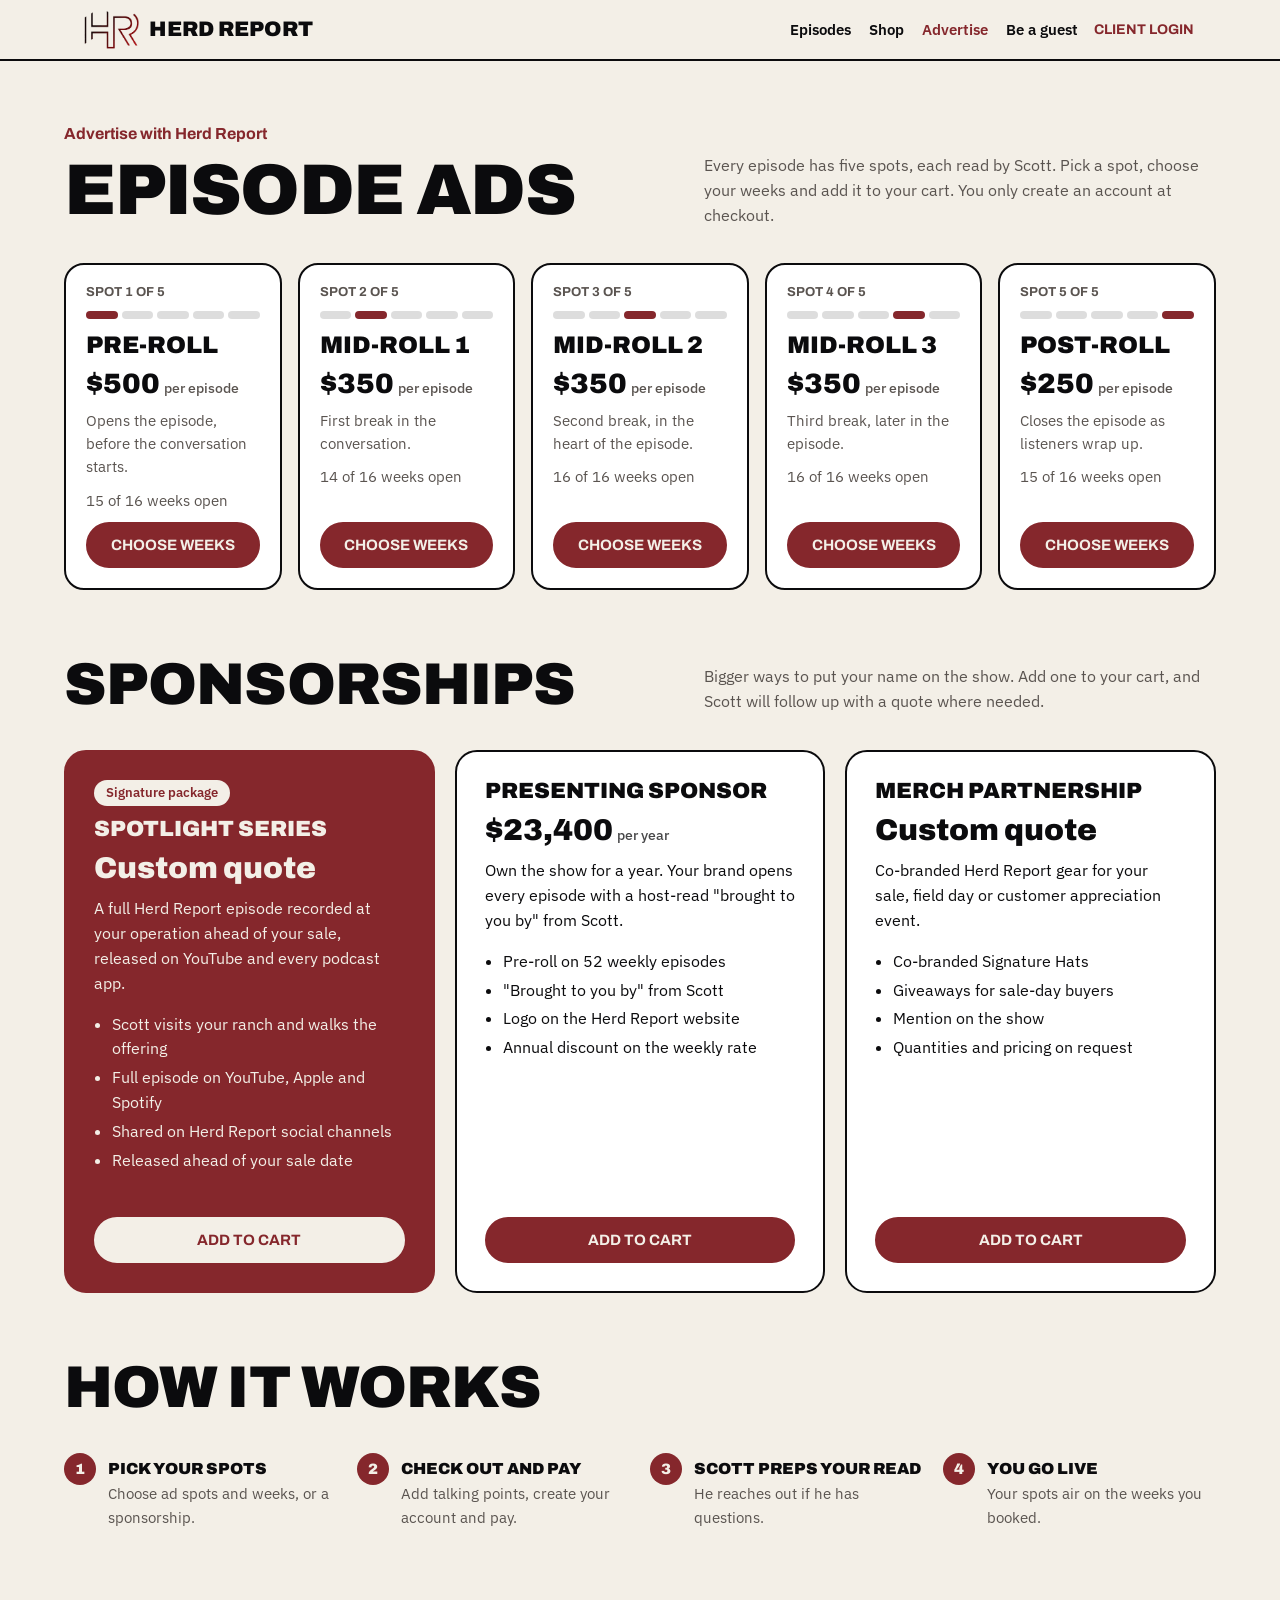
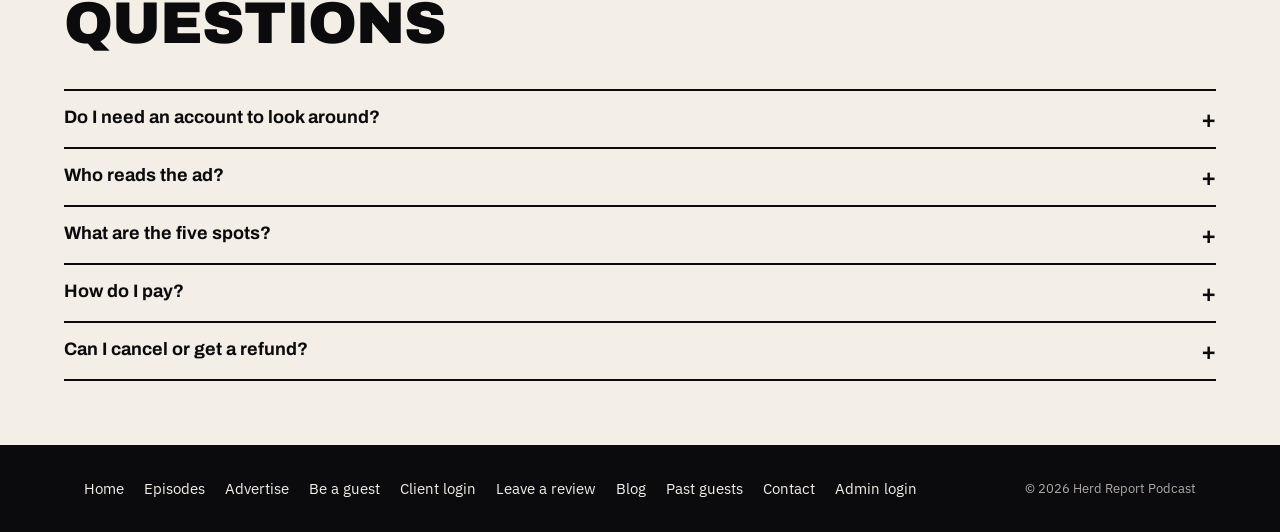
<file: advertise.html>
<!DOCTYPE html>
<html lang="en" data-theme="light">
<head>
<meta charset="utf-8">
<meta name="viewport" content="width=device-width, initial-scale=1">
<script src="js/scrollkeep.js"></script>
<title>Advertise | Herd Report</title>
<meta property="og:type" content="website">
<meta property="og:site_name" content="Herd Report">
<meta property="og:title" content="Advertise | Herd Report">
<meta property="og:description" content="Sponsor the Herd Report podcast: host-read episode ads, Spotlight Series episodes, presenting sponsorships and merch partnerships for the cattle industry.">
<meta property="og:url" content="https://socialvideostudios.github.io/herdreport/advertise.html">
<meta property="og:image" content="https://socialvideostudios.github.io/herdreport/og.jpg">
<meta property="og:image:width" content="1200">
<meta property="og:image:height" content="630">
<meta property="og:image:alt" content="Herd Report: deep dives into herd management with Scott Beck">
<meta name="twitter:card" content="summary_large_image">
<meta name="twitter:image" content="https://socialvideostudios.github.io/herdreport/og.jpg">
<meta name="description" content="Sponsor the Herd Report podcast: host-read episode ads, Spotlight Series episodes, presenting sponsorships and merch partnerships for the cattle industry.">
<link rel="preconnect" href="https://fonts.googleapis.com"><link rel="preconnect" href="https://fonts.gstatic.com" crossorigin>
<link href="https://fonts.googleapis.com/css2?family=Archivo:wght@500;700;900&family=IBM+Plex+Sans:wght@400;500;600&display=swap" rel="stylesheet">
<link rel="stylesheet" href="css/app.css">
<style>
.hero .wrap{display:grid;grid-template-columns:minmax(0,1.2fr) minmax(0,1fr);gap:clamp(24px,4vw,64px);align-items:center}
.hero .lede{font-size:18px;max-width:34em;margin:20px 0 26px}
.ratecard{background:var(--red);color:var(--cream);border:2px solid var(--line);border-radius:28px;padding:clamp(22px,3vw,34px);box-shadow:10px 10px 0 var(--ink);transform:rotate(1.2deg)}
.ratecard h3{font-size:clamp(22px,2.4vw,30px);margin-bottom:4px}
.ratecard .sub{opacity:.8;font-size:14px;margin-bottom:12px}
.rc-row{display:flex;justify-content:space-between;align-items:baseline;gap:12px;padding:9px 0;border-top:1.5px dashed rgb(243 239 231/.45)}
.rc-row b{font:900 18px Archivo,sans-serif;text-transform:uppercase}
.rc-row span{font:900 20px Archivo,sans-serif;white-space:nowrap}
.aud{background:var(--ink);color:var(--bg)}
.aud .grid{display:grid;grid-template-columns:repeat(auto-fit,minmax(min(100%,220px),1fr));gap:28px}
.aud .big{font:900 clamp(34px,4vw,52px)/1 Archivo,sans-serif;text-transform:uppercase;color:#e9a9ad;margin-bottom:8px}
.aud p{margin:0;opacity:.85}
.slots{display:grid;grid-template-columns:repeat(auto-fill,minmax(min(100%,200px),1fr));gap:16px}
.slot{display:flex;flex-direction:column;gap:10px;border-radius:20px;padding:20px}
.slot .pos{font:700 13px Archivo,sans-serif;text-transform:uppercase;color:var(--soft)}
.slot h3{font-size:24px}
.slot .pr{font:900 28px Archivo,sans-serif}.slot .pr small{font:500 14px "IBM Plex Sans",sans-serif;color:var(--soft);margin-left:4px}
.slot p{margin:0;color:var(--soft);font-size:15px}
.slot .btn{margin-top:auto}
.slot .incart:empty{display:none}
@media(max-width:600px){
 .slots{grid-template-columns:repeat(2,minmax(0,1fr));gap:10px}
 .slot{padding:14px;gap:6px;border-radius:16px}
 .slot:last-child{grid-column:1/-1}
 .slot .pos{font-size:11px}.slot h3{font-size:18px}
 .slot .pr{font-size:22px}.slot .pr small{display:block;margin:0;font-size:12px}
 .slot .info{display:none}.slot .open{font-size:13px}
 .slot .btn{min-height:40px;padding:0 10px;font-size:13px;width:100%;justify-content:center;margin-top:6px}
 .slot .incart{font-size:12.5px}
}
.slot .incart{font-size:14px;font-weight:600;color:var(--red2);min-height:1.2em}
.track{display:flex;gap:4px;margin:2px 0 4px}
.track i{flex:1;height:8px;border-radius:4px;background:var(--hair)}
.track i.on{background:var(--red)}
.pkgs{display:grid;grid-template-columns:repeat(auto-fill,minmax(min(100%,300px),1fr));gap:20px}
.pkg{display:flex;flex-direction:column;gap:12px}
.pkg.feature{background:var(--red);color:var(--cream);border-color:var(--red)}
.pkg .pr{font:900 30px Archivo,sans-serif}
.pkg .pr small{font:500 14px "IBM Plex Sans",sans-serif;opacity:.75;margin-left:4px}
.pkg ul{margin:0;padding-left:18px}.pkg li{margin:4px 0}
.pkg .btn{margin-top:auto}
.pkg.feature .btn{background:var(--cream);color:#85272C;border-color:var(--cream)}
.pkg .tag{align-self:flex-start;background:var(--ink);color:var(--bg);border-radius:999px;padding:3px 12px;font-size:13px;font-weight:600}
.pkg.feature .tag{background:var(--cream);color:#85272C}
.pkg .incart{font-size:14px;font-weight:600;min-height:1.2em}
.steps{list-style:none;margin:0;padding:0;display:grid;grid-template-columns:repeat(4,minmax(0,1fr));gap:20px;counter-reset:st}
.steps li{counter-increment:st;display:grid;grid-template-columns:32px minmax(0,1fr);column-gap:12px;align-items:start}
.steps li::before{content:counter(st);grid-row:span 2;width:32px;height:32px;border-radius:50%;background:var(--red);color:var(--cream);display:grid;place-items:center;font:900 15px Archivo,sans-serif}
.steps b{font:900 16px/1.2 Archivo,sans-serif;text-transform:uppercase;padding-top:6px}
.steps span{font-size:15px;color:var(--soft);margin-top:4px}
@media(max-width:900px){.steps{grid-template-columns:repeat(2,minmax(0,1fr))}}
@media(max-width:560px){.steps{grid-template-columns:minmax(0,1fr);gap:14px}}
details{border-top:2px solid var(--line);padding:16px 0}
details:last-child{border-bottom:2px solid var(--line)}
summary{font:700 18px Archivo,sans-serif;cursor:pointer;list-style:none;display:flex;justify-content:space-between;gap:12px}
summary::after{content:"+";font-size:24px;line-height:1}
details[open] summary::after{content:"–"}
details p{margin:10px 0 0;max-width:62em;color:var(--soft)}
.cartbar{position:fixed;left:50%;bottom:18px;transform:translate(-50%,140%);z-index:30;display:flex;align-items:center;gap:14px;background:var(--ink);color:var(--bg);border-radius:999px;padding:8px 8px 8px 22px;box-shadow:0 10px 30px rgb(0 0 0/.25);transition:transform .25s;max-width:calc(100% - 24px)}
.cartbar.show{transform:translate(-50%,0)}
.cartbar:not(.show){visibility:hidden;transition:transform .25s,visibility 0s .25s}
.cartbar b{font:900 18px Archivo,sans-serif;white-space:nowrap;overflow:hidden;text-overflow:ellipsis}
.cartbar span{font-size:14px;opacity:.8;white-space:nowrap}
.cartbar .btn{background:var(--red);border-color:var(--red);color:var(--cream);flex:none}
.scrim{position:fixed;inset:0;background:rgb(0 0 0/.45);z-index:40;opacity:0;pointer-events:none;transition:opacity .2s}
.drawer{position:fixed;top:0;right:0;bottom:0;width:min(480px,100%);background:var(--bg);border-left:2px solid var(--line);z-index:41;transform:translateX(100%);transition:transform .25s;display:flex;flex-direction:column}
body.open .scrim{opacity:1;pointer-events:auto}body.open .drawer{transform:none}
.dtop{display:flex;justify-content:space-between;align-items:center;padding:16px 20px;border-bottom:2px solid var(--line)}
.dtop h2{font-size:28px}
.x{width:44px;height:44px;border-radius:50%;border:2px solid var(--line);background:none;color:inherit;font-size:22px;cursor:pointer}
.dbody{flex:1;overflow:auto;padding:16px 20px}
.dfoot{padding:16px 20px 22px;border-top:2px solid var(--line)}
.line{display:grid;grid-template-columns:minmax(0,1fr) auto;gap:4px 12px;padding:12px 0;border-bottom:1px solid var(--hair)}
.line b{font:900 17px Archivo,sans-serif;text-transform:uppercase}
.line .d{grid-column:1/-1;font-size:14px;color:var(--soft)}
.line .p{font:900 17px Archivo,sans-serif;text-align:right;white-space:nowrap}
.line .acts{grid-column:1/-1;display:flex;gap:14px}
.tot{display:flex;justify-content:space-between;align-items:baseline;font:900 24px Archivo,sans-serif;text-transform:uppercase;margin-bottom:4px}
.dfoot .btn{width:100%}
.dfoot small{display:block;color:var(--soft);font-size:13px;margin:8px 0 0}
.switch{font-size:14px;margin:12px 0 0}
.done{text-align:center;padding:30px 0}
.done h3{font-size:30px;margin-bottom:10px}
.pick{z-index:70}
.pick .card{width:min(640px,100%)}
.pick h3{font-size:28px}
.quick{display:flex;flex-wrap:wrap;gap:8px;margin:12px 0}
.psum{display:flex;justify-content:space-between;align-items:center;gap:12px;margin-top:18px;padding-top:16px;border-top:2px solid var(--line);flex-wrap:wrap}
.psum .v{font:900 26px Archivo,sans-serif}
@media(max-width:860px){.hero .wrap{grid-template-columns:minmax(0,1fr)}.ratecard{transform:none;box-shadow:6px 6px 0 var(--ink)}}
@media (prefers-reduced-motion:reduce){.cartbar,.drawer,.scrim{transition:none}}
</style>
<script src="js/config.js"></script>
<script src="js/app.js"></script>
<script src="js/cart.js"></script>
<script src="js/popups.js"></script>
</head>
<body>
<div id="hdr"></div>
<main>
<section class="band" id="shop">
 <div class="wrap">
  <div class="sh"><div><p class="kick">Advertise with Herd Report</p><h1 style="font-size:clamp(40px,5.6vw,72px)">Episode ads</h1></div><p>Every episode has five spots, each read by Scott. Pick a spot, choose your weeks and add it to your cart. You only create an account at checkout.</p></div>
  <div class="slots" id="slots"></div>
 </div>
</section>

<section class="band" style="padding-top:0" id="packages">
 <div class="wrap">
  <div class="sh"><h2>Sponsorships</h2><p>Bigger ways to put your name on the show. Add one to your cart, and Scott will follow up with a quote where needed.</p></div>
  <div class="pkgs" id="pkgs"></div>
 </div>
</section>

<section class="band" style="padding-top:0">
 <div class="wrap">
  <div class="sh"><h2>How it works</h2></div>
  <ol class="steps"><li><b>Pick your spots</b><span>Choose ad spots and weeks, or a sponsorship.</span></li><li><b>Check out and pay</b><span>Add talking points, create your account and pay.</span></li><li><b>Scott preps your read</b><span>He reaches out if he has questions.</span></li><li><b>You go live</b><span>Your spots air on the weeks you booked.</span></li></ol>
 </div>
</section>

<section class="band" style="padding-top:0">
 <div class="wrap">
  <div class="sh"><h2>Questions</h2></div>
  <details><summary>Do I need an account to look around?</summary><p>No. Browse and fill your cart first. You'll create an account at checkout so Scott can reach you and you can track your bookings.</p></details>
  <details><summary>Who reads the ad?</summary><p>Scott reads every spot himself, in his own words, from the talking points you provide. Host-read ads sound like part of the show, which is why listeners trust them.</p></details>
  <details><summary>What are the five spots?</summary><p>Pre-roll plays at the start of the episode. Mid-roll 1, 2 and 3 are breaks during the conversation. Post-roll closes the episode. Each spot is sold to one advertiser per episode, so open weeks go first come, first served.</p></details>
  <details><summary>How do I pay?</summary><p>Add the spots you want to your cart and pay at checkout. That's it.</p></details>
  <details><summary>Can I cancel or get a refund?</summary><p>Yes. Cancelled bookings are refunded, minus a $50 cancellation fee. To cancel or make changes, contact Scott.</p></details>
 </div>
</section>
</main>
<div id="ftr"></div>

<div class="cartbar" id="cartbar" aria-live="polite"><b id="cbCount">0 items</b><span id="cbTot"></span><button class="btn sm" id="cbOpen">Review cart</button></div>

<div class="modal pick" id="pick" role="dialog" aria-modal="true" aria-labelledby="pTitle"><div class="card" id="pBody"></div></div>

<script>
{
const {API,LIVE,esc,money,fmtDate,shortDate,upcoming,SLOTS,PLACE,SLOT_INFO}=HR;
HR.chrome('advertise');
let pkgs=[],st=null,usage={},weeks=[],me=null;
let cart=Cart.items();
const save=()=>{Cart.set(cart)};
const $=id=>document.getElementById(id);
const pkg=id=>pkgs.find(p=>p.id===id)||{};
const left=(d,k)=>(st.capacity[k]??1)-(usage[d+'|'+k]||0);
const presentDates=s=>{const out=[];const d=new Date(s+'T12:00:00');for(let i=0;i<52;i++){out.push(d.toISOString().slice(0,10));d.setDate(d.getDate()+7)}return out};

const price=it=>Cart.price(it);
function renderRates(){$('rates').innerHTML=SLOTS.map(k=>`<div class="rc-row"><b>${PLACE[k]}</b><span>${money(st.rates[k])}</span></div>`).join('')}
function renderAud(){const s=st.stats||{};
 const facts=[s.downloads?[s.downloads,'Average downloads per episode']:['Weekly','New episodes every week, on YouTube and every podcast app'],
  s.views?[s.views,'YouTube views']:['Coast to coast','Ranch visits and sale previews from operations across the country'],
  s.followers?[s.followers,'Followers across social']:['Every breed','Angus, Simmental, Charolais, Hereford, Gelbvieh and Limousin, registered or crossbred'],
  ['Host-read','Every spot is read by Scott Beck, in his own words']];
 $('aud').innerHTML=facts.map(([b,p])=>`<div><div class="big">${esc(b)}</div><p>${esc(p)}</p></div>`).join('')}
function renderSlots(){
 $('slots').innerHTML=SLOTS.map((k,i)=>{const it=cart.find(c=>c.type==='slot'&&c.slot===k);const open=weeks.filter(w=>left(w,k)>0).length;
  return `<article class="card slot"><span class="pos">Spot ${i+1} of 5</span>
   <div class="track" aria-hidden="true">${SLOTS.map(x=>`<i class="${x===k?'on':''}"></i>`).join('')}</div>
   <h3>${PLACE[k]}</h3><div class="pr">${money(st.rates[k])}<small>per episode</small></div>
   <p class="info">${esc(SLOT_INFO[k])}</p><p class="open">${open} of ${weeks.length} weeks open</p>
   <div class="incart">${it?`In cart: ${it.dates.length} week${it.dates.length===1?'':'s'}`:''}</div>
   <button class="btn ${it?'':'solid'}" data-slot="${k}">${it?'Change weeks':'Choose weeks'}</button></article>`}).join('');
}
function renderPkgs(){
 const list=pkgs.filter(p=>p.active&&p.kind!=='ad');
 $('pkgs').innerHTML=list.map((p,i)=>{const inC=cart.some(c=>c.type===p.id);
  const pr=p.price!=null&&p.price!==''?`${money(p.price)}<small>${esc(p.unit||'')}</small>`:'Custom quote';
  return `<article class="card pkg${i===0?' feature':''}">${i===0?'<span class="tag">Signature package</span>':''}
   <h3>${esc(p.name)}</h3><div class="pr">${pr}</div><p style="margin:0">${esc(p.description)}</p>
   <ul>${(p.features||[]).map(f=>`<li>${esc(f)}</li>`).join('')}</ul>
   <div class="incart">${inC?'In your cart':''}</div>
   <button class="btn ${i===0?'':'solid'}" data-pkg="${esc(p.id)}">${inC?'Edit details':'Add to cart'}</button></article>`}).join('');
}
function renderBar(){
 cart=Cart.items();const n=Cart.count(),{sum,quotes}=Cart.totals();
 $('cbCount').textContent=`${n} item${n===1?'':'s'}`;
 $('cbTot').textContent=sum?money(sum)+(quotes?' + quote':''):(quotes?'Quote':'');
 $('cartbar').classList.toggle('show',n>0&&!Cart.isOpen());
}
function renderAll(){cart=Cart.items();renderSlots();renderPkgs();renderBar()}
window.addEventListener('hr-cart',()=>{if(st){cart=Cart.items();renderSlots();renderPkgs();renderBar()}});

const pick=$('pick'),pBody=$('pBody');
function closePick(){pick.classList.remove('open')}
pick.addEventListener('click',e=>{if(e.target===pick)closePick()});
function pickSlot(k){
 const ex=cart.find(c=>c.type==='slot'&&c.slot===k);const sel=new Set(ex?ex.dates:[]);
 pBody.innerHTML=`<p class="kick" style="margin-bottom:6px">${money(st.rates[k])} per episode</p><h3 id="pTitle">${PLACE[k]}</h3><p class="soft" style="margin:6px 0 0">${esc(SLOT_INFO[k])} Pick the weeks you want.</p>
  <div class="quick"><button class="btn sm" type="button" data-q="1">Next open week</button><button class="btn sm" type="button" data-q="4">Next 4 open weeks</button><button class="btn sm" type="button" data-q="8">Next 8 open weeks</button><button class="btn sm" type="button" data-q="0">Clear</button></div>
  <div class="chips" id="pChips"></div>
  <div class="psum"><div><div class="soft" style="font-size:14px" id="pCount"></div><div class="v" id="pTot"></div></div>
   <div class="btns"><button class="btn" id="pCancel" type="button">Cancel</button><button class="btn solid" id="pAdd" type="button"></button></div></div>`;
 const draw=()=>{$('pChips').innerHTML=weeks.map(w=>{const l=left(w,k);const on=sel.has(w);
   return `<button type="button" class="chip" data-d="${w}" aria-pressed="${on}" ${l<=0?'disabled':''}>${shortDate(w)}<small>${l<=0?'Booked':on?'Selected':'Open'}</small></button>`}).join('');
  $('pCount').textContent=`${sel.size} week${sel.size===1?'':'s'} selected`;$('pTot').textContent=money(sel.size*st.rates[k]);
  $('pAdd').disabled=!sel.size&&!ex;$('pAdd').textContent=!sel.size&&ex?'Remove from cart':ex?'Update cart':'Add to cart'};
 pBody.onclick=e=>{const c=e.target.closest('.chip');if(c&&!c.disabled){const d=c.dataset.d;sel.has(d)?sel.delete(d):sel.add(d);draw();return}
  const q=e.target.closest('[data-q]');if(q){const n=+q.dataset.q;sel.clear();if(n)weeks.filter(w=>left(w,k)>0).slice(0,n).forEach(w=>sel.add(w));draw()}};
 $('pCancel').onclick=closePick;
 $('pAdd').onclick=()=>{const c=Cart.items().filter(c=>!(c.type==='slot'&&c.slot===k));if(sel.size)c.push({type:'slot',slot:k,dates:[...sel].sort()});Cart.set(c);closePick();renderAll();if(!Cart.isOpen()&&sel.size)flash(`${PLACE[k]} added`)};
 draw();pick.classList.add('open');pBody.querySelector('[data-q="4"]').focus();
}
function pickPkg(id){
 const p=pkg(id);const ex=cart.find(c=>c.type===id)||{};
 let fields='';
 if(p.kind==='presenting')fields=`<div class="field"><label for="f1">First episode</label><select id="f1">${weeks.map(w=>`<option value="${w}" ${w===ex.start?'selected':''}>${fmtDate(w)}</option>`).join('')}</select><div class="hint">Runs pre-roll on 52 weekly episodes.</div></div><p class="hint" id="clash"></p>`;
 if(p.kind==='spotlight')fields=`<div class="row2"><div class="field"><label for="f1">Sale date</label><input id="f1" type="date" value="${esc(ex.sale_date||'')}"></div><div class="field"><label for="f2">Ranch location</label><input id="f2" placeholder="Town, state" value="${esc(ex.location||'')}"></div></div><div class="hint">Not sure yet? Leave it blank and Scott will work it out with you.</div>`;
 if(p.kind==='merch')fields=`<div class="row2"><div class="field"><label for="f1">Event or sale date</label><input id="f1" type="date" value="${esc(ex.event||'')}"></div><div class="field"><label for="f2">Estimated hats</label><input id="f2" type="number" min="1" inputmode="numeric" value="${esc(ex.qty||'')}"></div></div>`;
 pBody.innerHTML=`<p class="kick" style="margin-bottom:6px">${p.price!=null&&p.price!==''?money(p.price)+' '+esc(p.unit||''):'Custom quote'}</p><h3 id="pTitle">${esc(p.name)}</h3><p class="soft" style="margin:6px 0 16px">${esc(p.description)}</p>${fields}
  <div class="psum"><div></div><div class="btns">${ex.type?'<button class="btn" id="pRem" type="button">Remove</button>':'<button class="btn" id="pCancel" type="button">Cancel</button>'}<button class="btn solid" id="pAdd" type="button">${ex.type?'Update cart':'Add to cart'}</button></div></div>`;
 pBody.onclick=null;
 const clash=()=>{const c=$('clash');if(!c)return;const n=presentDates($('f1').value).filter(d=>left(d,'pre')<=0).length;c.textContent=n?`${n} of these weeks already have a pre-roll booked. Scott will confirm availability.`:''};
 if(p.kind==='presenting'){$('f1').onchange=clash;clash()}
 if($('pCancel'))$('pCancel').onclick=closePick;
 if($('pRem'))$('pRem').onclick=()=>{Cart.set(Cart.items().filter(c=>c.type!==id));closePick();renderAll()};
 $('pAdd').onclick=()=>{const it={type:id};
  if(p.kind==='presenting')it.start=$('f1').value;
  if(p.kind==='spotlight'){it.sale_date=$('f1').value;it.location=$('f2').value.trim()}
  if(p.kind==='merch'){it.event=$('f1').value;it.qty=$('f2').value}
  const c=Cart.items();const i=c.findIndex(x=>x.type===id);i>=0?c[i]=it:c.push(it);Cart.set(c);closePick();renderAll();if(!Cart.isOpen())flash(`${p.name} added`)};
 pick.classList.add('open');pBody.querySelector('input,select,button').focus();
}
document.addEventListener('click',e=>{const s=e.target.closest('[data-slot]');if(s)return pickSlot(s.dataset.slot);const p=e.target.closest('[data-pkg]');if(p)return pickPkg(p.dataset.pkg)});

let fl;function flash(t){renderBar();$('cbCount').textContent=t+' ✓';clearTimeout(fl);fl=setTimeout(renderBar,1800)}

$('cbOpen').onclick=()=>Cart.open();
Cart.onEdit=it=>{it.type==='slot'?pickSlot(it.slot):pickPkg(it.type)};
Cart.afterSubmit=()=>{API.usage().then(u=>{usage=u;renderSlots()})};
document.addEventListener('keydown',e=>{if(e.key==='Escape'&&pick.classList.contains('open'))closePick()});
Promise.all([API.packages(),API.settings(),API.usage()]).then(([p,s,u])=>{pkgs=p;st=s;usage=u;weeks=upcoming(st.weeksAhead||16,st.releaseDay??1);
 
 renderAll();
 const sp=new URLSearchParams(location.search).get('spot');if(SLOTS.includes(sp)){$('shop').scrollIntoView();pickSlot(sp)}
}).catch(e=>{$('slots').innerHTML=`<p class="err">Couldn't load the shop: ${esc(e.message)}</p>`});
}
</script>
</body>
</html>
</file>
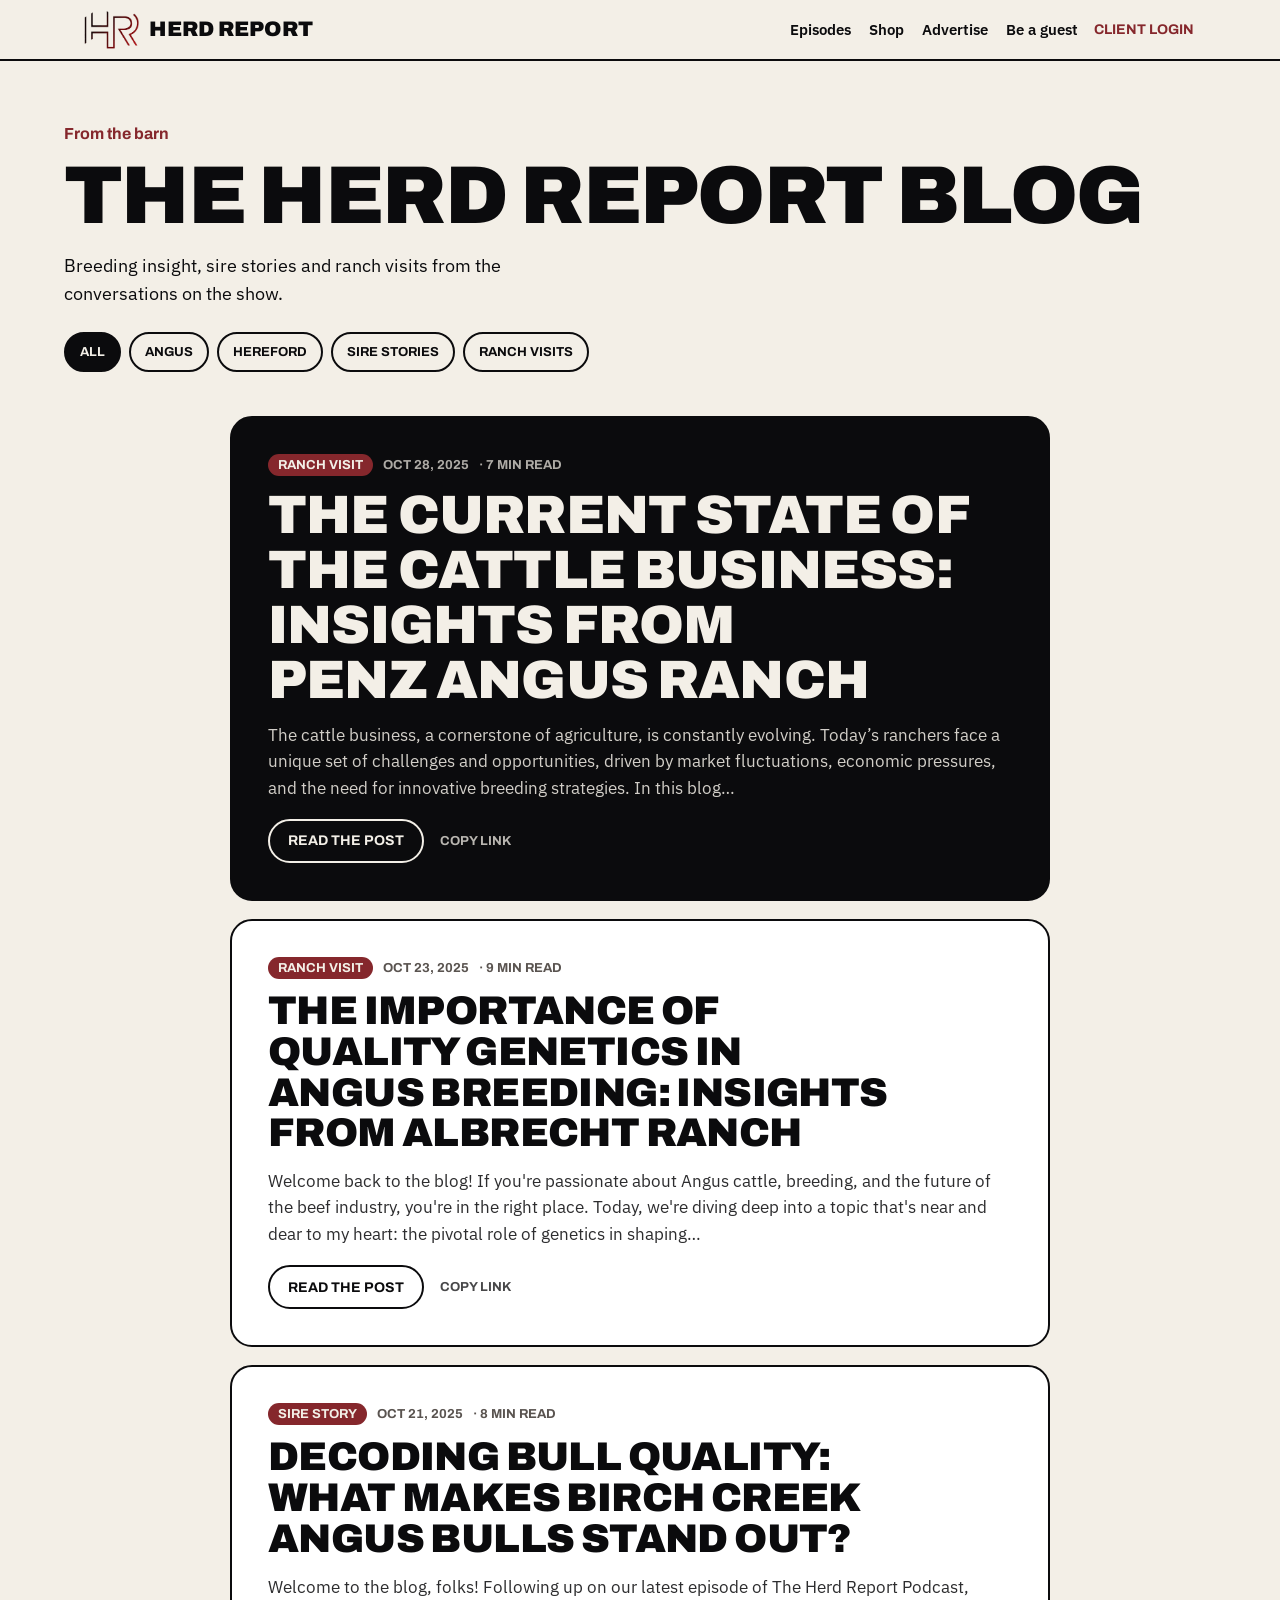
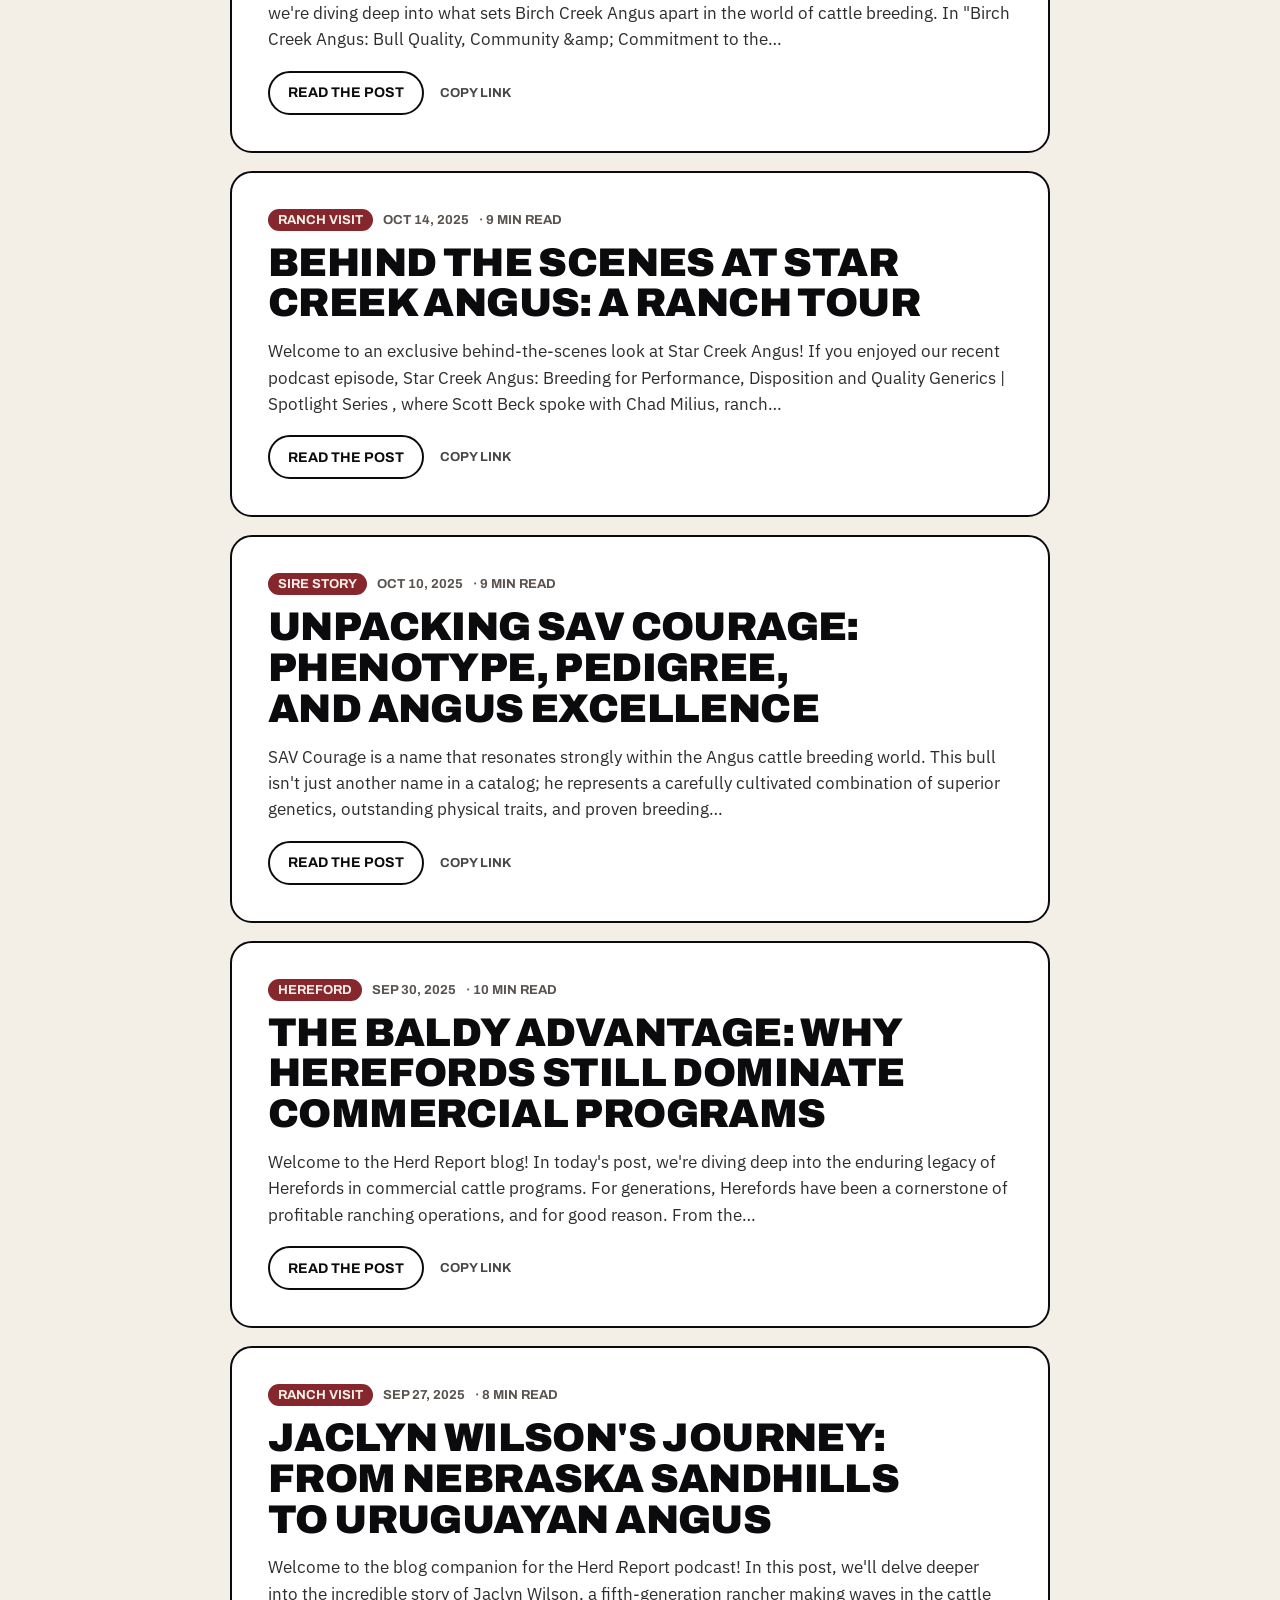
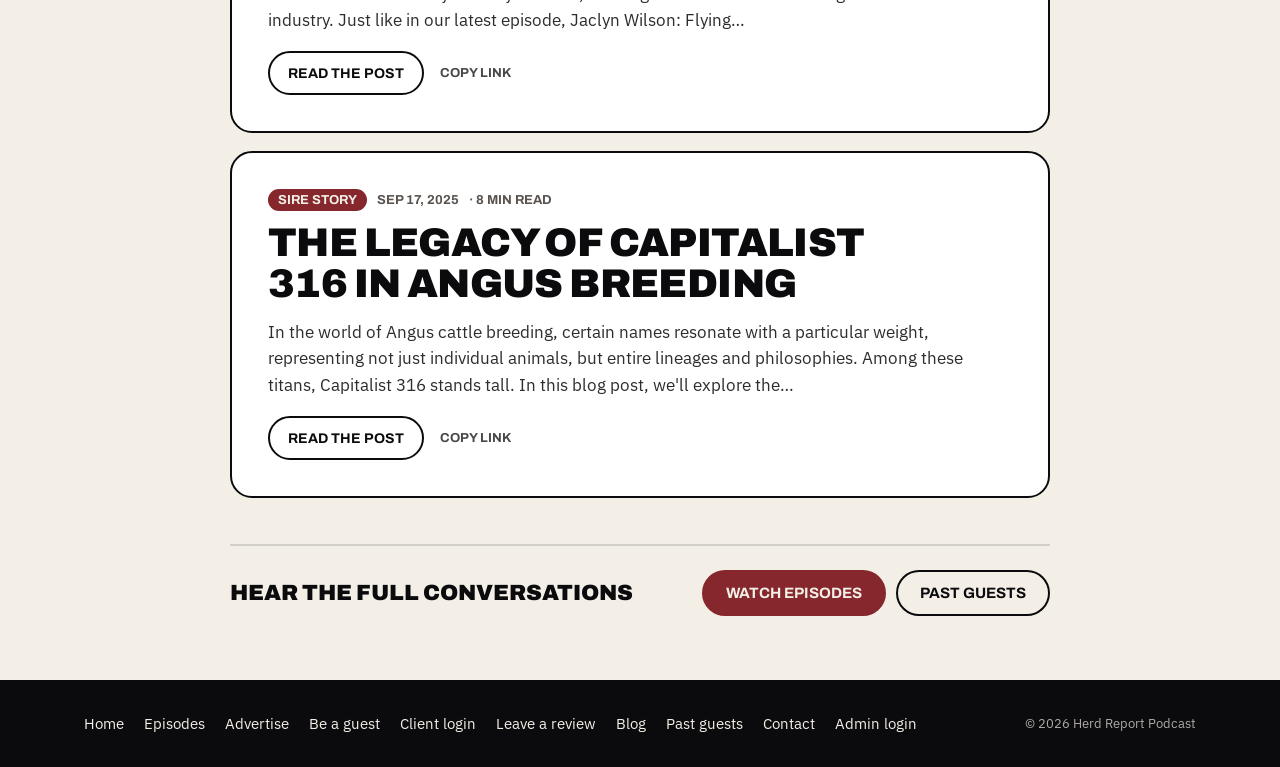
<file: blog.html>
<!DOCTYPE html>
<html lang="en" data-theme="light">
<head>
<meta charset="utf-8">
<meta name="viewport" content="width=device-width, initial-scale=1">
<script src="js/scrollkeep.js"></script>
<title>Blog | Herd Report</title>
<meta property="og:type" content="website">
<meta property="og:site_name" content="Herd Report">
<meta property="og:title" content="Blog | Herd Report">
<meta property="og:description" content="Stories, breeding insight and ranch visits from Herd Report with Scott Beck.">
<meta property="og:url" content="https://socialvideostudios.github.io/herdreport/blog.html">
<meta property="og:image" content="https://socialvideostudios.github.io/herdreport/og.jpg">
<meta property="og:image:width" content="1200">
<meta property="og:image:height" content="630">
<meta property="og:image:alt" content="Herd Report: deep dives into herd management with Scott Beck">
<meta name="twitter:card" content="summary_large_image">
<meta name="twitter:image" content="https://socialvideostudios.github.io/herdreport/og.jpg">
<meta name="description" content="Stories, breeding insight and ranch visits from Herd Report with Scott Beck.">
<link rel="preconnect" href="https://fonts.googleapis.com"><link rel="preconnect" href="https://fonts.gstatic.com" crossorigin>
<link href="https://fonts.googleapis.com/css2?family=Archivo:wght@500;700;900&family=IBM+Plex+Sans:wght@400;500;600&display=swap" rel="stylesheet">
<link rel="stylesheet" href="css/app.css">
<style>
.bhead{display:flex;justify-content:space-between;align-items:end;gap:24px;flex-wrap:wrap;margin-bottom:clamp(24px,4vw,44px)}
.bhead .lede{max-width:520px;font-size:18px;margin:14px 0 0}
.filter{display:flex;gap:8px;flex-wrap:wrap}
.filter button{min-height:40px;border:2px solid var(--line);background:transparent;color:inherit;border-radius:999px;padding:0 14px;font:700 13px Archivo,sans-serif;text-transform:uppercase;cursor:pointer}
.filter button[aria-pressed=true]{background:var(--ink);color:var(--bg);border-color:var(--ink)}
.feed{max-width:820px;margin:0 auto;display:grid;gap:18px}
.post{background:var(--card);border:2px solid var(--line);border-radius:22px;padding:clamp(20px,3vw,36px);scroll-margin-top:96px}
.post.lead{background:var(--ink);color:var(--bg);border-color:var(--ink)}
.post.lead .meta{color:color-mix(in srgb,var(--bg) 70%,transparent)}
.post.lead .read{border-color:var(--bg);color:var(--bg)}
.meta{display:flex;gap:10px;align-items:center;flex-wrap:wrap;font:700 13px Archivo,sans-serif;text-transform:uppercase;color:var(--soft);margin-bottom:12px}
.meta .tag{background:var(--red);color:var(--cream);border-radius:999px;padding:4px 10px}
.post h2{font-size:clamp(26px,3.4vw,40px);margin-bottom:14px}
.post.lead h2{font-size:clamp(30px,4.6vw,54px)}
.post h2 a{color:inherit;text-decoration:none}
.post h2 a:hover{text-decoration:underline;text-decoration-thickness:3px;text-underline-offset:4px}
.ex{font-size:17px;margin:0 0 18px;color:inherit;opacity:.86}
.read{display:inline-flex;align-items:center;gap:8px;min-height:44px;border:2px solid var(--line);border-radius:999px;padding:0 18px;background:transparent;color:inherit;font:700 14px Archivo,sans-serif;text-transform:uppercase;cursor:pointer}
.body{display:none;font-size:18px;line-height:1.7;border-top:2px solid var(--hair);margin-top:22px;padding-top:22px}
.post.open .body{display:block}.post.open .ex{display:none}
.post.lead .body{border-color:color-mix(in srgb,var(--bg) 22%,transparent)}
.body p{margin:0 0 1.1em}.body h2,.body h3,.body h4{font-size:22px;margin:1.6em 0 .6em}
.body a{color:var(--red2)}.post.lead .body a{color:#e9a9ad}
.body blockquote{margin:1.2em 0;padding-left:18px;border-left:4px solid var(--red);font-weight:500}
.actions{display:flex;gap:10px;flex-wrap:wrap;align-items:center}
.share{background:none;border:0;color:inherit;font:700 13px Archivo,sans-serif;text-transform:uppercase;cursor:pointer;opacity:.75;min-height:44px}
.more{display:flex;justify-content:center;padding:18px 0 0}
.empty{text-align:center;padding:40px 0}
.listen{max-width:820px;margin:28px auto 0;display:flex;justify-content:space-between;align-items:center;gap:16px;flex-wrap:wrap;border-top:2px solid var(--hair);padding-top:24px}
.listen h3{font-size:22px}
@media(max-width:600px){.post{border-radius:18px}.body{font-size:17px}.filter{display:none}}
</style>
<script src="js/config.js"></script>
<script src="js/app.js"></script>
<script src="js/popups.js"></script>
</head>
<body>
<div id="hdr"></div>
<main class="band">
 <div class="wrap">
  <div class="bhead">
   <div><p class="kick">From the barn</p><h1>The Herd Report blog</h1>
   <p class="lede">Breeding insight, sire stories and ranch visits from the conversations on the show.</p></div>
   <div class="filter" id="filter" role="group" aria-label="Filter posts"></div>
  </div>
  <div class="feed" id="feed" aria-live="polite"><p class="empty">Loading posts…</p></div>
  <div class="more"><span id="sentinel"></span></div>
  <div class="listen"><h3>Hear the full conversations</h3><div class="btns"><a class="btn solid" href="index.html#episodes">Watch episodes</a><a class="btn" href="guests.html">Past guests</a></div></div>
 </div>
</main>
<div id="ftr"></div>
<script>
{
const {esc}=HR;HR.chrome('blog');
const feed=document.getElementById('feed'),filt=document.getElementById('filter');
const TAGS=[['all','All'],['angus','Angus'],['hereford','Hereford'],['sire','Sire stories'],['ranch','Ranch visits']];
const tagOf=p=>{const t=(p.title+' '+p.excerpt).toLowerCase();
 if(/hereford|baldy/.test(t))return['hereford','Hereford'];
 if(/capitalist|j signature|courage|beneficial|\bbull\b/.test(t))return['sire','Sire story'];
 if(/tour|ranch|journey|behind the scenes/.test(t))return['ranch','Ranch visit'];return['angus','Angus']};
const fmt=d=>d?new Date(d+'T12:00:00').toLocaleDateString('en-US',{month:'short',day:'numeric',year:'numeric'}):'';
let posts=[],shown=[],n=0,cur='all';const STEP=4;
function card(p,i){const [k,l]=tagOf(p);return `<article class="post ${i===0&&cur==='all'?'lead':''}" id="${esc(p.slug)}">
 <div class="meta"><span class="tag">${esc(l)}</span><span>${fmt(p.date)}</span><span>· ${p.minutes} min read</span></div>
 <h2><a href="#${esc(p.slug)}" data-open>${esc(p.title)}</a></h2>
 <p class="ex">${esc(p.excerpt)}</p>
 <div class="body">${p.html}</div>
 <div class="actions"><button class="read" data-open aria-expanded="false">Read the post</button><button class="share" data-share>Copy link</button></div></article>`}
function more(){const next=shown.slice(n,n+STEP);if(!next.length)return;feed.insertAdjacentHTML('beforeend',next.map((p,j)=>card(p,n+j)).join(''));n+=next.length}
function render(){feed.innerHTML='';n=0;shown=cur==='all'?posts:posts.filter(p=>tagOf(p)[0]===cur);
 if(!shown.length){feed.innerHTML='<p class="empty">No posts here yet.</p>';return}more();
 filt.innerHTML=TAGS.filter(([k])=>k==='all'||posts.some(p=>tagOf(p)[0]===k)).map(([k,l])=>`<button data-k="${k}" aria-pressed="${k===cur}">${l}</button>`).join('')}
function toggle(a,force){const open=force??!a.classList.contains('open');a.classList.toggle('open',open);
 const b=a.querySelector('.read');b.textContent=open?'Close':'Read the post';b.setAttribute('aria-expanded',open);
 if(!open)a.scrollIntoView({block:'start',behavior:'smooth'})}
feed.addEventListener('click',e=>{const a=e.target.closest('.post');if(!a)return;
 if(e.target.closest('[data-open]')){e.preventDefault();toggle(a);if(a.classList.contains('open'))history.replaceState(null,'','#'+a.id)}
 if(e.target.closest('[data-share]')){const b=e.target.closest('[data-share]');navigator.clipboard?.writeText(location.href.split('#')[0]+'#'+a.id).then(()=>{b.textContent='Copied';setTimeout(()=>b.textContent='Copy link',1500)})}});
filt.addEventListener('click',e=>{const b=e.target.closest('button');if(!b)return;cur=b.dataset.k;render()});
new IntersectionObserver(es=>{if(es[0].isIntersecting)more()},{rootMargin:'600px'}).observe(document.getElementById('sentinel'));
fetch('data/blog.json').then(r=>r.json()).then(d=>{posts=d;render();
 const h=decodeURIComponent(location.hash.slice(1));if(h){const i=shown.findIndex(p=>p.slug===h);if(i>=0){while(n<=i)more();const a=document.getElementById(h);toggle(a,true);setTimeout(()=>a.scrollIntoView({block:'start'}),50)}}})
 .catch(()=>{feed.innerHTML='<p class="empty">Posts are loading slowly. Refresh in a moment.</p>'});
}
</script>
</body>
</html>
</file>
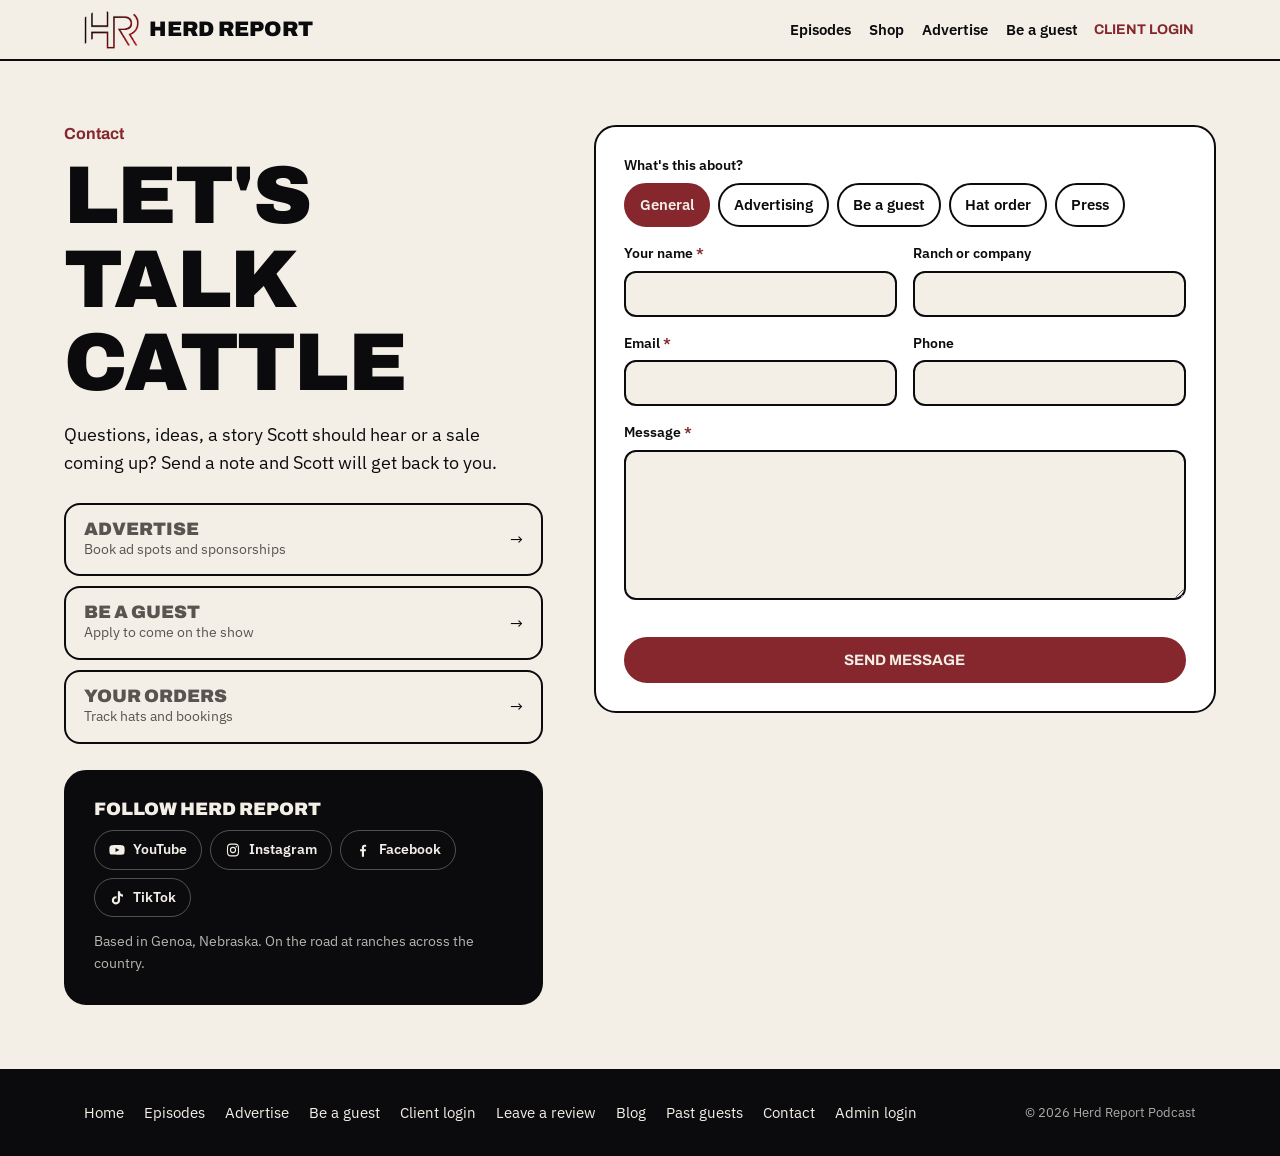
<file: contact.html>
<!DOCTYPE html>
<html lang="en" data-theme="light">
<head>
<meta charset="utf-8">
<meta name="viewport" content="width=device-width, initial-scale=1">
<script src="js/scrollkeep.js"></script>
<title>Contact | Herd Report</title>
<meta property="og:type" content="website">
<meta property="og:site_name" content="Herd Report">
<meta property="og:title" content="Contact | Herd Report">
<meta property="og:description" content="Get in touch with Herd Report and host Scott Beck about advertising, being a guest, hat orders or anything else.">
<meta property="og:url" content="https://socialvideostudios.github.io/herdreport/contact.html">
<meta property="og:image" content="https://socialvideostudios.github.io/herdreport/og.jpg">
<meta property="og:image:width" content="1200">
<meta property="og:image:height" content="630">
<meta property="og:image:alt" content="Herd Report: deep dives into herd management with Scott Beck">
<meta name="twitter:card" content="summary_large_image">
<meta name="twitter:image" content="https://socialvideostudios.github.io/herdreport/og.jpg">
<meta name="description" content="Get in touch with Herd Report and host Scott Beck about advertising, being a guest, hat orders or anything else.">
<link rel="preconnect" href="https://fonts.googleapis.com"><link rel="preconnect" href="https://fonts.gstatic.com" crossorigin>
<link href="https://fonts.googleapis.com/css2?family=Archivo:wght@500;700;900&family=IBM+Plex+Sans:wght@400;500;600&display=swap" rel="stylesheet">
<link rel="stylesheet" href="css/app.css">
<style>
.layout{display:grid;grid-template-columns:minmax(0,1fr) minmax(0,1.3fr);gap:clamp(24px,4vw,64px);align-items:start}
.intro h1{margin-bottom:16px}
.intro .lede{font-size:18px;margin-bottom:26px}
.quick{display:grid;gap:10px;margin-bottom:26px}
.quick a{display:flex;justify-content:space-between;align-items:center;gap:16px;border:2px solid var(--line);border-radius:16px;padding:14px 18px;text-decoration:none;transition:background .15s,color .15s}
.quick a b{display:block;font:900 18px Archivo,sans-serif;text-transform:uppercase}
.quick a span{font-size:14px;color:var(--soft)}
.quick a:hover{background:var(--ink);color:var(--bg)}.quick a:hover span{color:inherit;opacity:.75}
.find{background:var(--ink);color:var(--bg);border-color:var(--ink)}
.find h3{font-size:18px;margin-bottom:12px}
.soc{display:flex;flex-wrap:wrap;gap:8px}
.soc a{display:inline-flex;align-items:center;gap:8px;border:1.5px solid rgb(243 239 231/.3);border-radius:999px;padding:8px 14px;font-weight:600;font-size:14px;text-decoration:none}
.soc a:hover{background:var(--red);border-color:var(--red)}
.soc svg{width:16px;height:16px;fill:currentColor}
.find p{margin:14px 0 0;font-size:14px;opacity:.75}
.topics{display:flex;flex-wrap:wrap;gap:8px}
.topics label{position:relative;margin:0;display:inline-flex;align-items:center;border:2px solid var(--line);border-radius:999px;padding:8px 14px;font-weight:600;font-size:15px;cursor:pointer;min-height:44px}
.topics input{position:absolute;inset:0;width:1px;height:1px;min-height:0;opacity:0;pointer-events:none}
.topics label:has(input:checked){background:var(--red);border-color:var(--red);color:var(--cream)}
.topics label:has(input:focus-visible){outline:3px solid var(--red2);outline-offset:3px}
.req{color:var(--red2)}
.done{text-align:center;padding:40px 10px}.done h2{margin-bottom:12px}
@media(max-width:900px){.layout{grid-template-columns:minmax(0,1fr)}.formcol{order:-1}}
</style>
<script src="js/config.js"></script>
<script src="js/app.js"></script>
</head>
<body data-page="contact">
<svg width="0" height="0" style="position:absolute" aria-hidden="true">
 <symbol id="i-yt" viewBox="0 0 24 24"><path d="M23 7.2a3 3 0 0 0-2.1-2.1C19 4.6 12 4.6 12 4.6s-7 0-8.9.5A3 3 0 0 0 1 7.2 31 31 0 0 0 .5 12a31 31 0 0 0 .5 4.8 3 3 0 0 0 2.1 2.1c1.9.5 8.9.5 8.9.5s7 0 8.9-.5a3 3 0 0 0 2.1-2.1 31 31 0 0 0 .5-4.8 31 31 0 0 0-.5-4.8ZM9.8 15.1V8.9l5.7 3.1-5.7 3.1Z"/></symbol>
 <symbol id="i-fb" viewBox="0 0 24 24"><path d="M13.5 22v-8h2.7l.4-3.2h-3.1V8.8c0-.9.3-1.5 1.6-1.5h1.6V4.4c-.3 0-1.3-.1-2.4-.1-2.4 0-4 1.4-4 4.1v2.4H7.6V14h2.7v8h3.2Z"/></symbol>
 <symbol id="i-ig" viewBox="0 0 24 24"><path d="M12 7.3a4.7 4.7 0 1 0 0 9.4 4.7 4.7 0 0 0 0-9.4Zm0 7.7a3 3 0 1 1 0-6 3 3 0 0 1 0 6Zm6-7.9a1.1 1.1 0 1 1-2.2 0 1.1 1.1 0 0 1 2.2 0ZM21 8c0-1.6-.5-3-1.6-4.1A5.6 5.6 0 0 0 15.3 2.3C13.7 2.2 10.3 2.2 8.7 2.3 7.1 2.4 5.7 2.8 4.6 3.9S3 6.4 3 8c-.1 1.6-.1 6.4 0 8 .1 1.6.5 3 1.6 4.1s2.5 1.5 4.1 1.6c1.6.1 5 .1 6.6 0 1.6-.1 3-.5 4.1-1.6S21 17.6 21 16c.1-1.6.1-6.4 0-8Zm-2 9.8a3.1 3.1 0 0 1-1.8 1.8c-1.2.5-4.2.4-5.2.4s-4 .1-5.2-.4A3.1 3.1 0 0 1 5 17.8c-.5-1.2-.4-4.2-.4-5.8s-.1-4.6.4-5.8A3.1 3.1 0 0 1 6.8 4.4c1.2-.5 4.2-.4 5.2-.4s4-.1 5.2.4A3.1 3.1 0 0 1 19 6.2c.5 1.2.4 4.2.4 5.8s.1 4.6-.4 5.8Z"/></symbol>
 <symbol id="i-tt" viewBox="0 0 24 24"><path d="M16.6 2h-3.3v13.4a2.9 2.9 0 1 1-2-2.7V9.3a6.2 6.2 0 1 0 5.3 6.1V8.6a7.6 7.6 0 0 0 4.4 1.4V6.7a4.4 4.4 0 0 1-4.4-4.4V2Z"/></symbol>
</svg>
<div id="hdr"></div>
<main class="band">
 <div class="wrap layout">
  <div class="intro">
   <p class="kick">Contact</p>
   <h1>Let's talk cattle</h1>
   <p class="lede">Questions, ideas, a story Scott should hear or a sale coming up? Send a note and Scott will get back to you.</p>
   <div class="quick">
    <a href="advertise.html"><span><b>Advertise</b><span>Book ad spots and sponsorships</span></span>→</a>
    <a href="guest.html"><span><b>Be a guest</b><span>Apply to come on the show</span></span>→</a>
    <a href="account.html"><span><b>Your orders</b><span>Track hats and bookings</span></span>→</a>
   </div>
   <div class="card find">
    <h3>Follow Herd Report</h3>
    <div class="soc">
     <a href="https://www.youtube.com/@herdreportpodcast"><svg><use href="#i-yt"/></svg>YouTube</a>
     <a href="https://www.instagram.com/herdreport/"><svg><use href="#i-ig"/></svg>Instagram</a>
     <a href="https://www.facebook.com/theherdreport"><svg><use href="#i-fb"/></svg>Facebook</a>
     <a href="https://www.tiktok.com/@herd.report"><svg><use href="#i-tt"/></svg>TikTok</a>
    </div>
    <p>Based in Genoa, Nebraska. On the road at ranches across the country.</p>
   </div>
  </div>

  <div class="card formcol" id="formCard">
   <form id="cf" novalidate>
    <div class="field"><label>What's this about?</label>
     <div class="topics" id="topics">
      <label><input type="radio" name="topic" value="General" checked>General</label>
      <label><input type="radio" name="topic" value="Advertising">Advertising</label>
      <label><input type="radio" name="topic" value="Be a guest">Be a guest</label>
      <label><input type="radio" name="topic" value="Hat order">Hat order</label>
      <label><input type="radio" name="topic" value="Press">Press</label>
     </div></div>
    <div class="row2">
     <div class="field"><label for="c-name">Your name <span class="req">*</span></label><input id="c-name" autocomplete="name"></div>
     <div class="field"><label for="c-co">Ranch or company</label><input id="c-co" autocomplete="organization"></div>
    </div>
    <div class="row2">
     <div class="field"><label for="c-email">Email <span class="req">*</span></label><input id="c-email" type="email" autocomplete="email"></div>
     <div class="field"><label for="c-phone">Phone</label><input id="c-phone" type="tel" autocomplete="tel"></div>
    </div>
    <div class="field"><label for="c-msg">Message <span class="req">*</span></label><textarea id="c-msg" style="min-height:150px"></textarea></div>
    <p class="err" id="cerr"></p>
    <button class="btn solid" type="submit" id="csend" style="width:100%">Send message</button>
   </form>
  </div>
 </div>
</main>
<div id="ftr"></div>
<script>
{
const {API,esc}=HR;
HR.chrome('contact');
const $=id=>document.getElementById(id);
const q=new URLSearchParams(location.search).get('topic');
if(q){const r=[...document.querySelectorAll('#topics input')].find(i=>i.value.toLowerCase()===q.toLowerCase());if(r)r.checked=true}
$('cf').addEventListener('submit',async e=>{e.preventDefault();const er=$('cerr');er.textContent='';const v=id=>$(id).value.trim();
 const miss=[['c-name','your name'],['c-email','your email'],['c-msg','a message']].filter(([id])=>!v(id));
 if(miss.length){er.textContent='Please add '+miss.map(m=>m[1]).join(', ')+'.';$(miss[0][0]).focus();return}
 if(!/^\S+@\S+\.\S+$/.test(v('c-email'))){er.textContent='That email address doesn\'t look right.';$('c-email').focus();return}
 const m={topic:document.querySelector('#topics input:checked').value,name:v('c-name'),company:v('c-co'),email:v('c-email'),phone:v('c-phone'),message:v('c-msg')};
 const b=$('csend');b.disabled=true;b.textContent='Sending…';
 try{await API.submitMessage(m);
  $('formCard').innerHTML=`<div class="done"><p class="kick">Message sent</p><h2>Thanks, ${esc(m.name.split(' ')[0])}!</h2><p>Scott will get back to you at ${esc(m.email)}. Let's get to it!!</p><div class="btns" style="justify-content:center;margin-top:20px"><a class="btn solid" href="index.html#episodes">Watch episodes</a><a class="btn" href="index.html">Back to home</a></div></div>`;
 }catch(x){er.textContent=x.message;b.disabled=false;b.textContent='Send message'}});
}
</script>
</body>
</html>
</file>
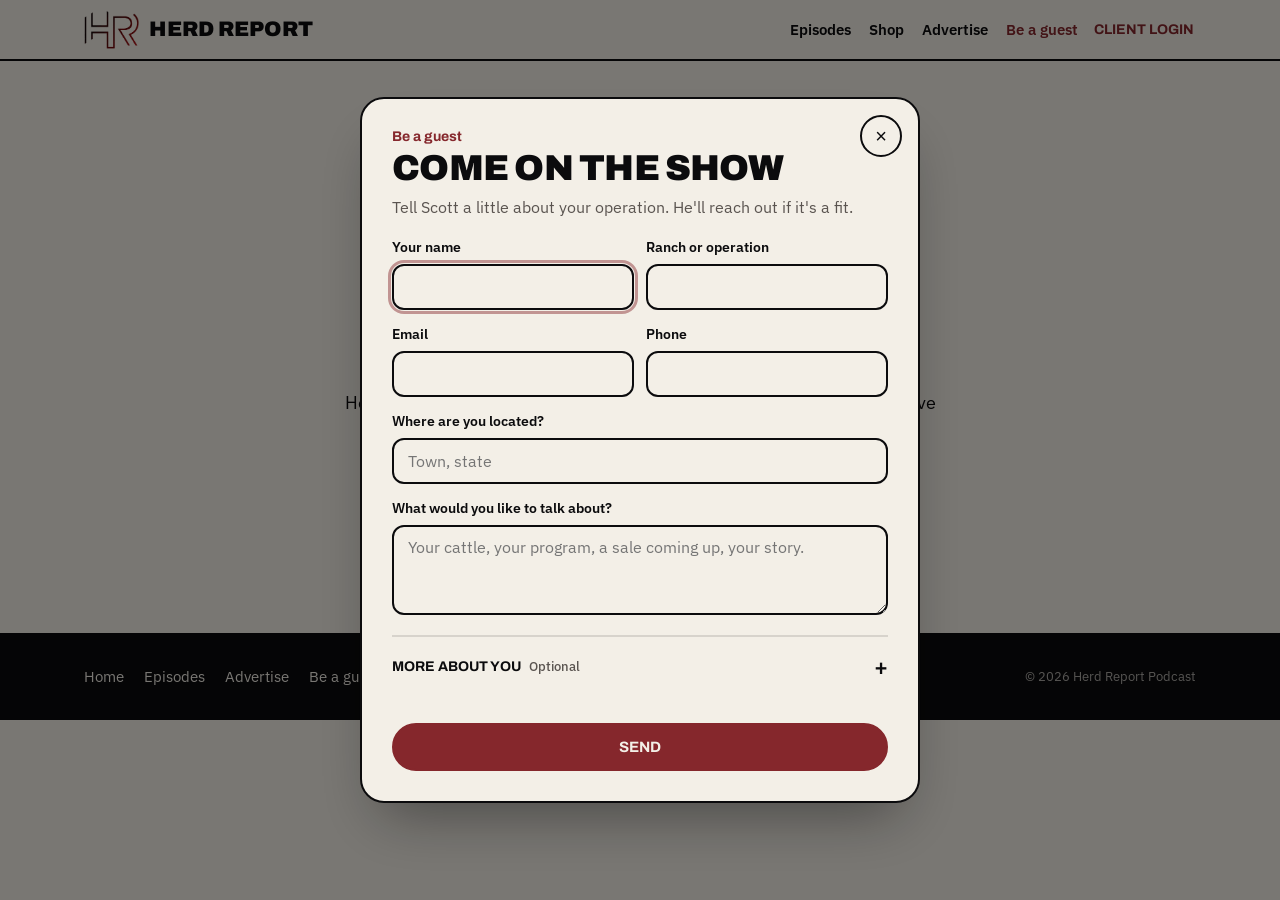
<file: guest.html>
<!DOCTYPE html>
<html lang="en" data-theme="light">
<head>
<meta charset="utf-8">
<meta name="viewport" content="width=device-width, initial-scale=1">
<script src="js/scrollkeep.js"></script>
<title>Be a guest | Herd Report</title>
<meta property="og:type" content="website">
<meta property="og:site_name" content="Herd Report">
<meta property="og:title" content="Be a guest | Herd Report">
<meta property="og:description" content="Apply to be a guest on Herd Report with Scott Beck. Tell us about your cattle operation, genetics and story.">
<meta property="og:url" content="https://socialvideostudios.github.io/herdreport/guest.html">
<meta property="og:image" content="https://socialvideostudios.github.io/herdreport/og.jpg">
<meta property="og:image:width" content="1200">
<meta property="og:image:height" content="630">
<meta property="og:image:alt" content="Herd Report: deep dives into herd management with Scott Beck">
<meta name="twitter:card" content="summary_large_image">
<meta name="twitter:image" content="https://socialvideostudios.github.io/herdreport/og.jpg">
<meta name="description" content="Apply to be a guest on Herd Report with Scott Beck. Tell us about your cattle operation, genetics and story.">
<link rel="preconnect" href="https://fonts.googleapis.com"><link rel="preconnect" href="https://fonts.gstatic.com" crossorigin>
<link href="https://fonts.googleapis.com/css2?family=Archivo:wght@500;700;900&family=IBM+Plex+Sans:wght@400;500;600&display=swap" rel="stylesheet">
<link rel="stylesheet" href="css/app.css">
<style>
.gate{max-width:620px;margin:6vh auto;text-align:center}.gate h1{margin-bottom:14px}.gate .lede{font-size:18px}.gate .btns{justify-content:center;margin-top:24px}
</style>
<script src="js/config.js"></script>
<script src="js/app.js"></script>
<script src="js/popups.js"></script>
</head>
<body>
<div id="hdr"></div>
<main class="band"><div class="wrap gate">
 <p class="kick">Be a guest</p><h1>Come on the show</h1>
 <p class="lede">Herd Report is about good cattle and the people who raise them. If you've got a program or a story the industry should hear, tell Scott about it.</p>
 <div class="btns"><button class="btn solid" data-pop="guest">Apply to be a guest</button><a class="btn" href="guests.html">See past guests</a></div>
</div></main>
<div id="ftr"></div>
<script>HR.chrome('guest');addEventListener('load',()=>window.HRPop&&HRPop.guest())</script>
</body>
</html>
</file>
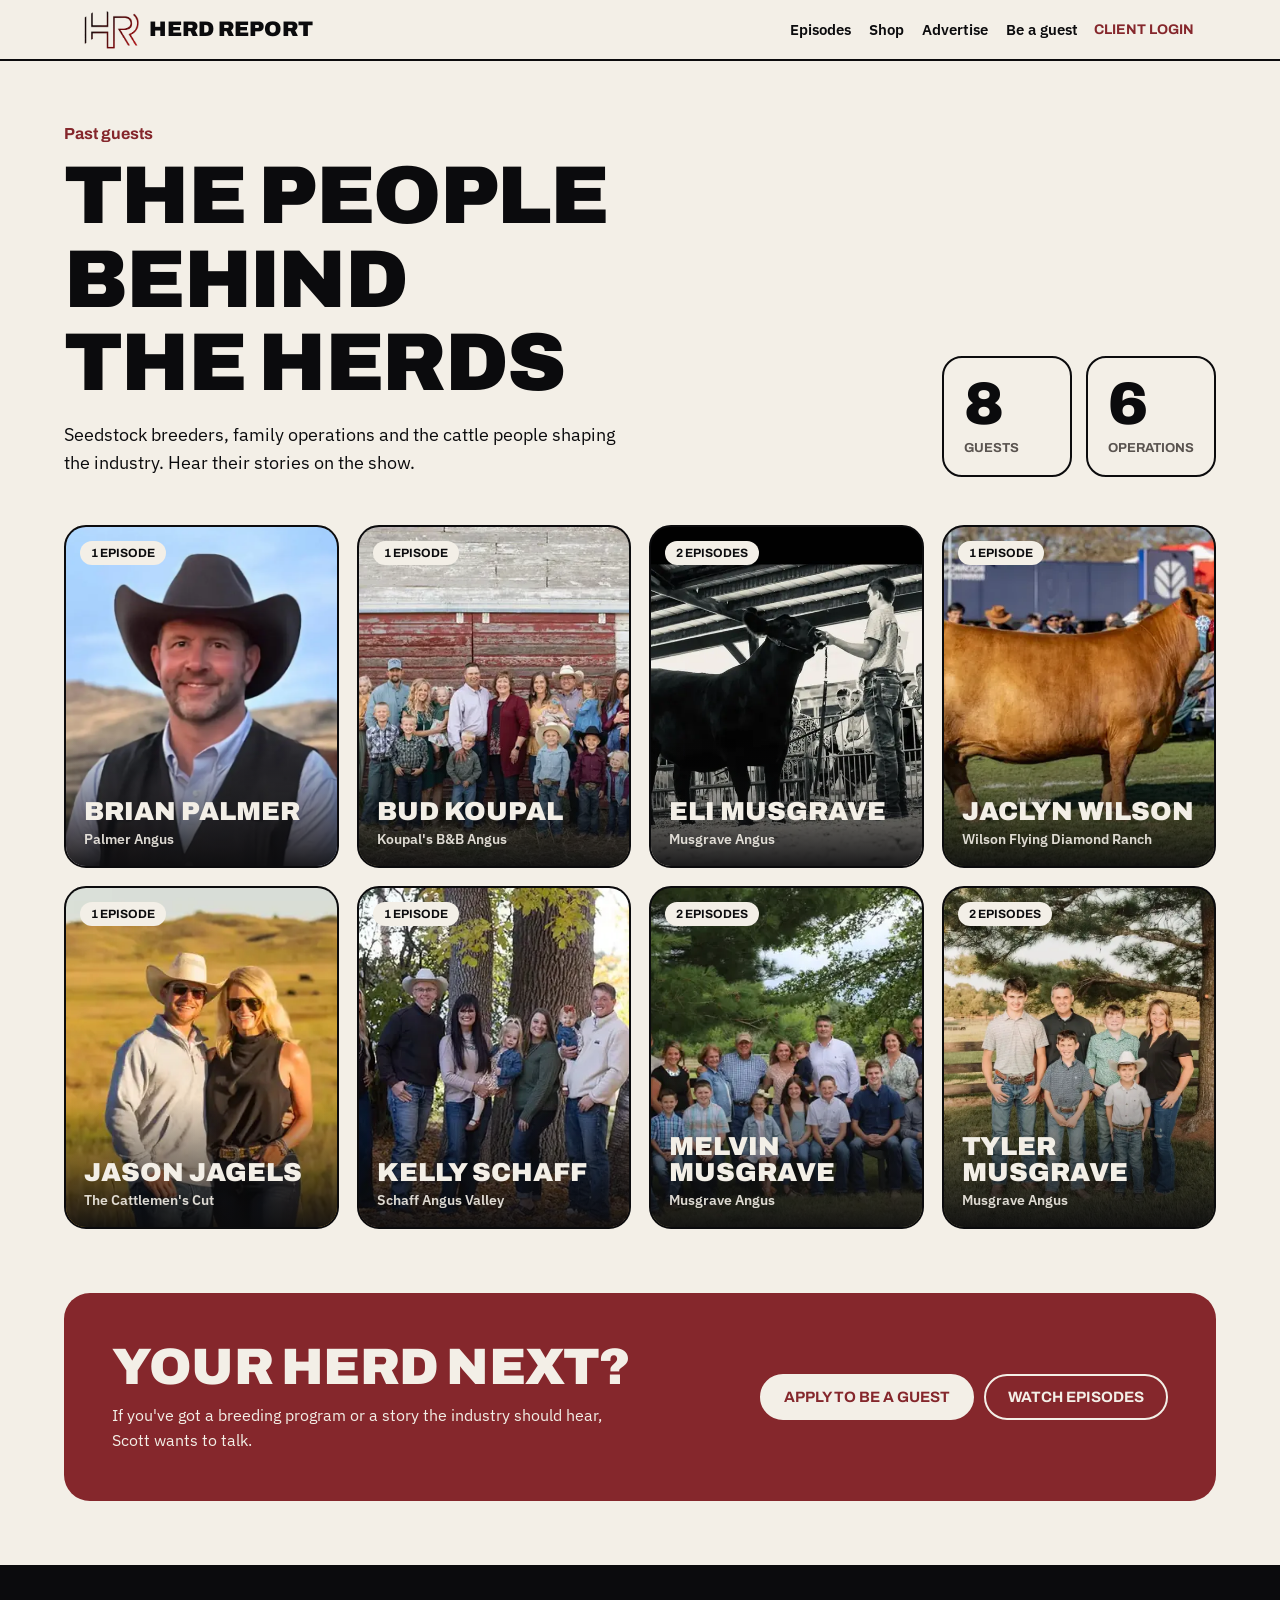
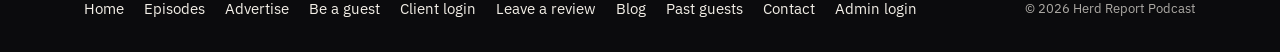
<file: guests.html>
<!DOCTYPE html>
<html lang="en" data-theme="light">
<head>
<meta charset="utf-8">
<meta name="viewport" content="width=device-width, initial-scale=1">
<script src="js/scrollkeep.js"></script>
<title>Past guests | Herd Report</title>
<meta property="og:type" content="website">
<meta property="og:site_name" content="Herd Report">
<meta property="og:title" content="Past guests | Herd Report">
<meta property="og:description" content="The cattle people who've sat down with Scott Beck on Herd Report.">
<meta property="og:url" content="https://socialvideostudios.github.io/herdreport/guests.html">
<meta property="og:image" content="https://socialvideostudios.github.io/herdreport/og.jpg">
<meta property="og:image:width" content="1200">
<meta property="og:image:height" content="630">
<meta property="og:image:alt" content="Herd Report: deep dives into herd management with Scott Beck">
<meta name="twitter:card" content="summary_large_image">
<meta name="twitter:image" content="https://socialvideostudios.github.io/herdreport/og.jpg">
<meta name="description" content="The cattle people who've sat down with Scott Beck on Herd Report.">
<link rel="preconnect" href="https://fonts.googleapis.com"><link rel="preconnect" href="https://fonts.gstatic.com" crossorigin>
<link href="https://fonts.googleapis.com/css2?family=Archivo:wght@500;700;900&family=IBM+Plex+Sans:wght@400;500;600&display=swap" rel="stylesheet">
<link rel="stylesheet" href="css/app.css">
<style>
.ghero{display:grid;grid-template-columns:minmax(0,1.4fr) minmax(0,1fr);gap:clamp(24px,4vw,60px);align-items:end;margin-bottom:clamp(28px,4vw,48px)}
.ghero .lede{font-size:18px;max-width:560px;margin:16px 0 0}
.count{display:flex;gap:14px;justify-content:flex-end}
.count div{border:2px solid var(--line);border-radius:20px;padding:16px 20px;min-width:130px}
.count b{display:block;font:900 clamp(38px,5vw,60px)/1 Archivo,sans-serif}
.count span{font:700 13px Archivo,sans-serif;text-transform:uppercase;color:var(--soft)}
.grid{display:grid;grid-template-columns:repeat(auto-fill,minmax(250px,1fr));gap:18px}
.g{position:relative;border:2px solid var(--line);border-radius:22px;overflow:hidden;background:var(--ink);color:var(--cream);text-align:left;padding:0;font:inherit;aspect-ratio:4/5;display:block;width:100%}
.g img{position:absolute;inset:0;width:100%;height:100%;object-fit:cover;transition:transform .5s ease}
.g .ph{position:absolute;inset:0;display:grid;place-items:center;font:900 72px Archivo,sans-serif;background:var(--red)}
.g .cap{position:absolute;left:0;right:0;bottom:0;padding:60px 18px 18px;background:linear-gradient(transparent,rgb(11 11 13/.92))}
.g .cap b{display:block;font:900 26px/1 Archivo,sans-serif;text-transform:uppercase}
.g .cap span{display:block;font:600 14px 'IBM Plex Sans',sans-serif;margin-top:6px;opacity:.9}
.g .ep{position:absolute;top:14px;left:14px;background:var(--cream);color:#0B0B0D;border-radius:999px;padding:5px 11px;font:700 12px Archivo,sans-serif;text-transform:uppercase}
.g:focus-visible{outline:3px solid var(--red2);outline-offset:3px}
.cta{margin-top:clamp(36px,5vw,64px);background:var(--red);color:var(--cream);border-radius:26px;padding:clamp(24px,4vw,48px);display:flex;justify-content:space-between;align-items:center;gap:20px;flex-wrap:wrap}
.cta h2{font-size:clamp(30px,4vw,52px)}.cta p{margin:10px 0 0;max-width:520px}
.cta .btn{border-color:var(--cream);color:var(--cream)}.cta .btn.solid{background:var(--cream);color:#85272C}
dialog.gd{border:2px solid var(--line);border-radius:24px;padding:0;max-width:880px;width:calc(100% - 32px);background:var(--card);color:var(--ink);max-height:calc(100dvh - 40px)}
dialog.gd::backdrop{background:rgb(11 11 13/.6)}
.gd .in{display:grid;grid-template-columns:minmax(0,.9fr) minmax(0,1.1fr)}
.gd .pic{background:var(--ink);min-height:320px}.gd .pic img{width:100%;height:100%;object-fit:cover;display:block}
.gd .tx{padding:clamp(20px,3vw,34px);overflow:auto;max-height:calc(100dvh - 44px)}
.gd h2{font-size:clamp(30px,4vw,46px)}.gd .op{font-weight:600;color:var(--red2);margin:8px 0 16px}
.gd .bio p{margin:0 0 1em}.gd .bio a{color:var(--red2)}
.gd h3{font-size:18px;margin:20px 0 10px}
.eps{list-style:none;margin:0;padding:0;display:grid;gap:8px}
.eps a{display:flex;justify-content:space-between;gap:12px;align-items:center;border:2px solid var(--line);border-radius:14px;padding:12px 14px;color:inherit;text-decoration:none;font-weight:600}
.eps a:hover{background:var(--ink);color:var(--bg)}
.x{position:absolute;top:12px;right:12px;width:44px;height:44px;border-radius:50%;border:2px solid var(--line);background:var(--card);color:var(--ink);font:700 20px Archivo,sans-serif;cursor:pointer;z-index:2}
@media(max-width:760px){.ghero{grid-template-columns:1fr}.count{justify-content:flex-start}.gd .in{grid-template-columns:1fr}.gd .pic{min-height:0;aspect-ratio:16/11}.gd .tx{max-height:none}dialog.gd{overflow:auto}}
@media(max-width:600px){.grid{grid-template-columns:repeat(2,minmax(0,1fr));gap:10px}.g{border-radius:16px}.g .cap{padding:40px 12px 12px}.g .cap b{font-size:18px}.g .cap span{display:none}.g .ep{top:10px;left:10px;font-size:11px}.count div{min-width:0;flex:1;padding:12px 14px}}
</style>
<script src="js/config.js"></script>
<script src="js/app.js"></script>
<script src="js/popups.js"></script>
</head>
<body>
<div id="hdr"></div>
<main class="band">
 <div class="wrap">
  <div class="ghero">
   <div><p class="kick">Past guests</p><h1>The people behind the herds</h1>
   <p class="lede">Seedstock breeders, family operations and the cattle people shaping the industry. Hear their stories on the show.</p></div>
   <div class="count"><div><b id="cg">–</b><span>Guests</span></div><div><b id="co">–</b><span>Operations</span></div></div>
  </div>
  <div class="grid" id="grid"></div>
  <div class="cta"><div><h2>Your herd next?</h2><p>If you've got a breeding program or a story the industry should hear, Scott wants to talk.</p></div>
   <div class="btns"><a class="btn solid" href="guest.html">Apply to be a guest</a><a class="btn" href="index.html#episodes">Watch episodes</a></div></div>
 </div>
</main>
<dialog class="gd" id="gd" aria-labelledby="gdn"><button class="x" id="gx" aria-label="Close">×</button><div class="in"><div class="pic" id="gp"></div><div class="tx" id="gt"></div></div></dialog>
<div id="ftr"></div>
<script>
{
const {esc}=HR;HR.chrome('guests');
const OPS={'brian-palmer':['Palmer Angus','Montgomery, Texas'],'bud-koupal':["Koupal's B&B Angus",''],'eli-musgrave':['Musgrave Angus','Pike County, Illinois'],
 'melvin-musgrave':['Musgrave Angus','Pike County, Illinois'],'tyler-musgrave':['Musgrave Angus','Pike County, Illinois'],
 'jaclyn-wilson':['Wilson Flying Diamond Ranch','Lakeside, Nebraska'],'kelly-schaff':['Schaff Angus Valley','St. Anthony, North Dakota']};
const meta=g=>{let [name,op]=g.name.split(/\s+-\s+/);const o=OPS[g.slug]||[op||'',''];return {name,op:o[0],loc:o[1]}};
const grid=document.getElementById('grid'),dlg=document.getElementById('gd');let list=[];
fetch('data/guests.json').then(r=>r.json()).then(d=>{list=d;
 document.getElementById('cg').textContent=d.length;document.getElementById('co').textContent=new Set(d.map(g=>meta(g).op||g.slug)).size;
 grid.innerHTML=d.map((g,i)=>{const m=meta(g);return `<div class="g">
  ${g.photo?`<img src="${esc(g.photo)}" alt="" loading="lazy" decoding="async">`:`<span class="ph">${esc(m.name[0])}</span>`}
  ${g.episodes.length?`<span class="ep">${g.episodes.length} episode${g.episodes.length>1?'s':''}</span>`:''}
  <span class="cap"><b>${esc(m.name)}</b><span>${esc(m.op)}</span></span></div>`}).join('');
 
}).catch(()=>{grid.innerHTML='<p>Guests are loading slowly. Refresh in a moment.</p>'});
function open(i){const g=list[i],m=meta(g);
 document.getElementById('gp').innerHTML=g.photo?`<img src="${esc(g.photo)}" alt="${esc(m.name)}">`:'';
 document.getElementById('gt').innerHTML=`<p class="kick">Herd Report guest</p><h2 id="gdn">${esc(m.name)}</h2><p class="op">${esc([m.op,m.loc].filter(Boolean).join(' · '))}</p>
  <div class="bio">${g.bio||'<p>'+esc(g.summary)+'</p>'}</div>
  ${g.episodes.length?`<h3>Hear ${esc(m.name.split(' ')[0])} on the show</h3><ul class="eps">${g.episodes.map(e=>`<li><a href="${esc(e.url)}" target="_blank" rel="noopener"><span>${esc(e.title)}</span><span aria-hidden="true">▶</span></a></li>`).join('')}</ul>`:''}`;
 dlg.showModal();history.replaceState(null,'','#'+g.slug);document.getElementById('gt').scrollTop=0}

document.getElementById('gx').onclick=()=>dlg.close();
dlg.addEventListener('click',e=>{if(e.target===dlg)dlg.close()});
dlg.addEventListener('close',()=>history.replaceState(null,'',location.pathname));
}
</script>
</body>
</html>
</file>
<file: css/app.css>
/* Shared styles for Advertise, client portal and admin. Matches index.html. */
:root{color-scheme:light;
--bg:#F3EFE7;--ink:#0B0B0D;--red:#85272C;--red2:#85272C;
--card:#FFFFFF;--line:#0B0B0D;--soft:#5a5450;--cream:#F3EFE7;
--hair:rgb(11 11 13/.14);--ok:#2f6b3a;--warn:#8a5a00}

*{box-sizing:border-box;min-width:0}
html{scroll-behavior:smooth;scroll-padding-top:80px}
body{margin:0;background:var(--bg);color:var(--ink);font:16px/1.55 "IBM Plex Sans",system-ui,sans-serif;overflow-x:clip}
a{color:inherit}
h1,h2,h3{font-family:Archivo,Impact,sans-serif;font-weight:900;line-height:1.02;text-transform:uppercase;margin:0;text-wrap:balance}
h1{font-size:clamp(40px,6.4vw,88px);letter-spacing:-.02em}
h2{font-size:clamp(32px,4.6vw,60px);letter-spacing:-.015em}
h3{font-size:22px}
p{margin:0 0 12px}
.wrap{max-width:1240px;margin:0 auto}
.band{padding:clamp(36px,5vw,80px) max(5vw,16px)}
.kick{font:700 16px Archivo,sans-serif;color:var(--red2);margin:0 0 12px}
.soft{color:var(--soft)}
.sh{display:flex;flex-wrap:wrap;align-items:end;justify-content:space-between;gap:12px 24px;margin-bottom:clamp(20px,3vw,36px)}
.sh p{margin:0;max-width:32em;color:var(--soft)}
.sh p.kick{color:var(--red2);margin-bottom:12px}
:focus-visible{outline:3px solid var(--red2);outline-offset:3px}

/* buttons */
.btn{display:inline-flex;align-items:center;justify-content:center;gap:8px;min-height:46px;padding:0 22px;border-radius:999px;font:700 15px Archivo,sans-serif;text-transform:uppercase;text-decoration:none;border:2px solid var(--line);background:transparent;color:inherit;cursor:pointer}
.btn:hover{background:var(--ink);color:var(--bg)}
.btn.solid{background:var(--red);color:var(--cream);border-color:var(--red)}
.btn.solid:hover{filter:brightness(1.12)}
.btn.sm{min-height:36px;padding:0 14px;font-size:13px}
.btn[disabled]{opacity:.45;cursor:not-allowed;filter:none}
.btns{display:flex;flex-wrap:wrap;gap:10px}
.link{background:none;border:0;padding:0;font:inherit;color:var(--red2);text-decoration:underline;cursor:pointer}

/* header / footer */
.util{background:var(--red);color:var(--cream);font-size:14px;font-weight:500}
.util .wrap{display:flex;flex-wrap:wrap;gap:4px 22px;justify-content:center;padding:8px 16px}
.util a{text-decoration:none;padding:4px 0}.util a:hover{text-decoration:underline}
header.top{position:sticky;top:0;z-index:20;background:var(--bg);border-bottom:2px solid var(--line)}
header.top .wrap{display:flex;align-items:center;gap:14px;padding:10px max(5vw,16px)}
.logo{display:flex;align-items:center;gap:10px;text-decoration:none;margin-right:auto}
.logo img{height:38px;width:auto}
.logo b{font:900 21px/1 Archivo,sans-serif;text-transform:uppercase}
.nav{display:flex;gap:4px 18px;flex-wrap:wrap;font-weight:600;font-size:15px}
.nav a{text-decoration:none;padding:8px 0}.nav a:hover,.nav a.on{color:var(--red2)}
.dk{display:none}


footer.foot{background:var(--ink);color:var(--bg)}
footer.foot .wrap{display:flex;flex-wrap:wrap;gap:12px 28px;align-items:center;justify-content:space-between;padding:26px max(5vw,16px)}
footer.foot nav{display:flex;flex-wrap:wrap;gap:4px 20px;font-size:15px}
footer.foot a{text-decoration:none;padding:6px 0}footer.foot a:hover{text-decoration:underline}
footer.foot small{opacity:.7}
.demo{background:#fff3cd;color:#5a4500;font-size:14px;text-align:center;padding:8px 16px}
.demo b{font-weight:600}
@media(max-width:720px){.nav{display:none}.logo b{font-size:17px}}

/* cards, forms */
.card{background:var(--card);border:2px solid var(--line);border-radius:22px;padding:clamp(18px,2.4vw,28px)}
.grid2{display:grid;grid-template-columns:repeat(auto-fit,minmax(min(100%,320px),1fr));gap:20px}
label{display:block;font-weight:600;font-size:14px;margin:0 0 6px}
.field{margin-bottom:16px}
input,select,textarea{width:100%;font:16px "IBM Plex Sans",sans-serif;color:var(--ink);background:var(--bg);border:2px solid var(--line);border-radius:12px;padding:11px 14px;min-height:46px}
textarea{min-height:96px;resize:vertical}
input:focus,select:focus,textarea:focus{outline:3px solid color-mix(in srgb,var(--red2) 45%,transparent);outline-offset:1px}
.hint{font-size:13px;color:var(--soft);margin-top:6px}
.row2{display:grid;grid-template-columns:repeat(auto-fit,minmax(min(100%,200px),1fr));gap:0 16px}
.err{color:#a3141c;font-size:14px;margin:8px 0 0;min-height:1em}
.okmsg{color:var(--ok);font-size:14px;margin:8px 0 0}

/* status pills */
.pill{display:inline-block;border-radius:999px;padding:3px 11px;font-size:13px;font-weight:600;white-space:nowrap;border:1.5px solid currentColor}
.st-pending{color:var(--warn)}.st-approved{color:var(--red2)}.st-paid,.st-live{color:var(--ok)}
.st-refund_requested{color:var(--warn)}.st-refunded{color:var(--soft)}
.st-completed{color:var(--soft)}.st-declined,.st-cancelled{color:var(--soft);text-decoration:line-through}

/* tabs */
.tabs{display:flex;flex-wrap:wrap;gap:8px;margin-bottom:24px}
.tabs button{font:700 14px Archivo,sans-serif;text-transform:uppercase;border:2px solid var(--line);background:none;color:inherit;border-radius:999px;min-height:42px;padding:0 18px;cursor:pointer}
.tabs button[aria-selected=true]{background:var(--ink);color:var(--bg)}
.tabs .n{display:inline-block;min-width:20px;height:20px;line-height:20px;border-radius:10px;background:var(--red);color:var(--cream);font-size:12px;margin-left:6px;padding:0 5px}

/* tables */
.scroll{overflow-x:auto}
table{width:100%;border-collapse:collapse;font-size:15px}
th{text-align:left;font:700 13px Archivo,sans-serif;text-transform:uppercase;color:var(--soft);padding:10px 12px;border-bottom:2px solid var(--line)}
td{padding:12px;border-bottom:1px solid var(--hair);vertical-align:top}
td.num,th.num{text-align:right;white-space:nowrap}
@media(max-width:700px){table{font-size:14px}.stack thead{display:none}.stack tr{display:grid;padding-block:10px;border-bottom:1px solid var(--hair)}.stack td{display:flow-root;border:0;padding:3px 0;padding-inline-start:7.5em;text-align:start}.stack td::before{content:attr(data-l);float:inline-start;width:7em;margin-inline-start:-7.5em;color:var(--soft);font-size:13px}.stack td:empty{display:none}}

/* chips (episode date picker) */
.chips{display:grid;grid-template-columns:repeat(auto-fill,minmax(112px,1fr));gap:8px}
.chip{border:2px solid var(--line);border-radius:12px;background:var(--bg);color:inherit;padding:8px 10px;font:600 14px "IBM Plex Sans",sans-serif;cursor:pointer;text-align:left;min-height:52px}
.chip small{display:block;font-weight:400;font-size:12px;color:var(--soft)}
.chip[aria-pressed=true]{background:var(--red);border-color:var(--red);color:var(--cream)}
.chip[aria-pressed=true] small{color:#f1dcdc}
.chip[disabled]{opacity:.4;cursor:not-allowed;text-decoration:line-through}

.empty{color:var(--soft);padding:18px 0}
.modal{position:fixed;inset:0;background:rgb(0 0 0/.5);display:none;place-items:center;z-index:50;padding:16px}
.modal.open{display:grid}
.modal .card{width:min(560px,100%);max-height:90vh;overflow:auto}

button.btn{-webkit-appearance:none;appearance:none;background:transparent;color:inherit}

.hacct{display:flex;gap:18px;align-items:center}
.hlink{font:700 14px Archivo,sans-serif;text-transform:uppercase;background:none;border:0;padding:8px 2px;color:var(--red2);text-decoration:none;cursor:pointer;white-space:nowrap}
.hlink[hidden]{display:none}button.hlink{color:inherit}
.hlink:hover,.hlink.on{text-decoration:underline;text-underline-offset:4px}
</file>
